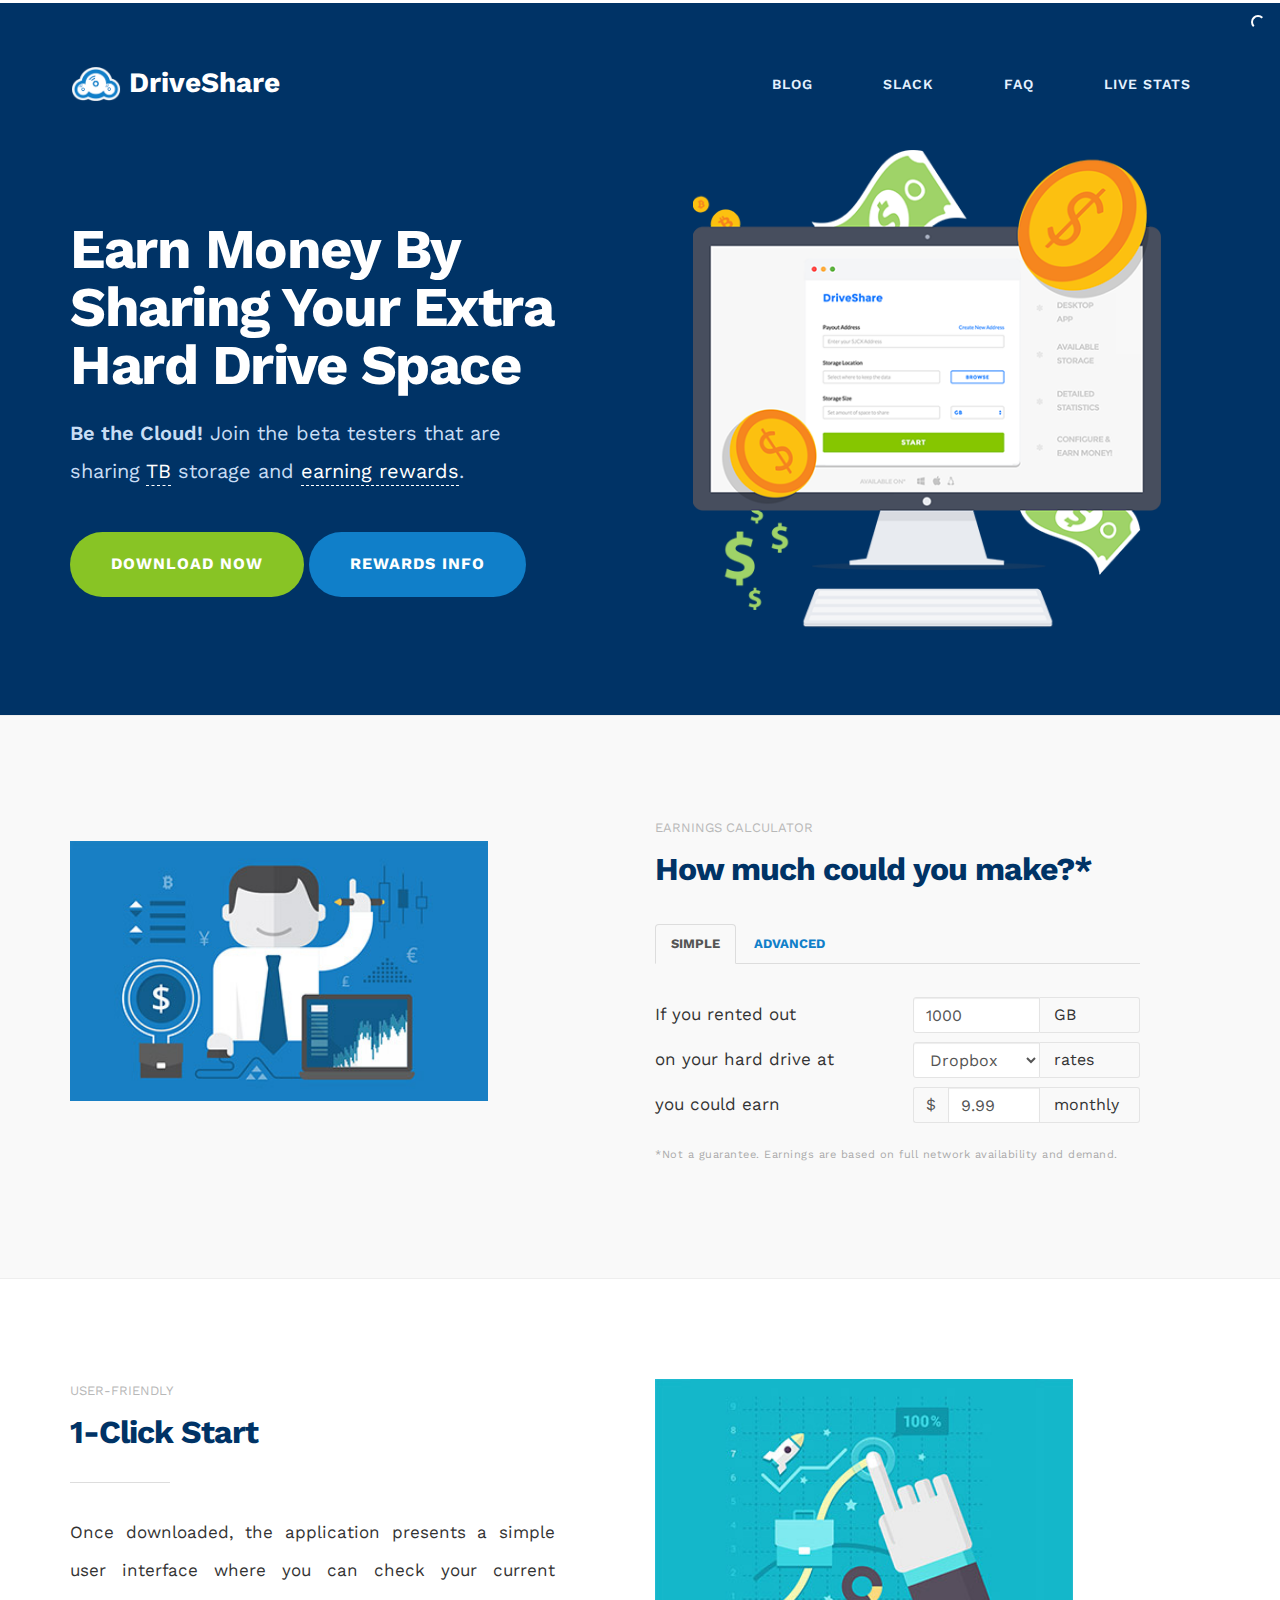
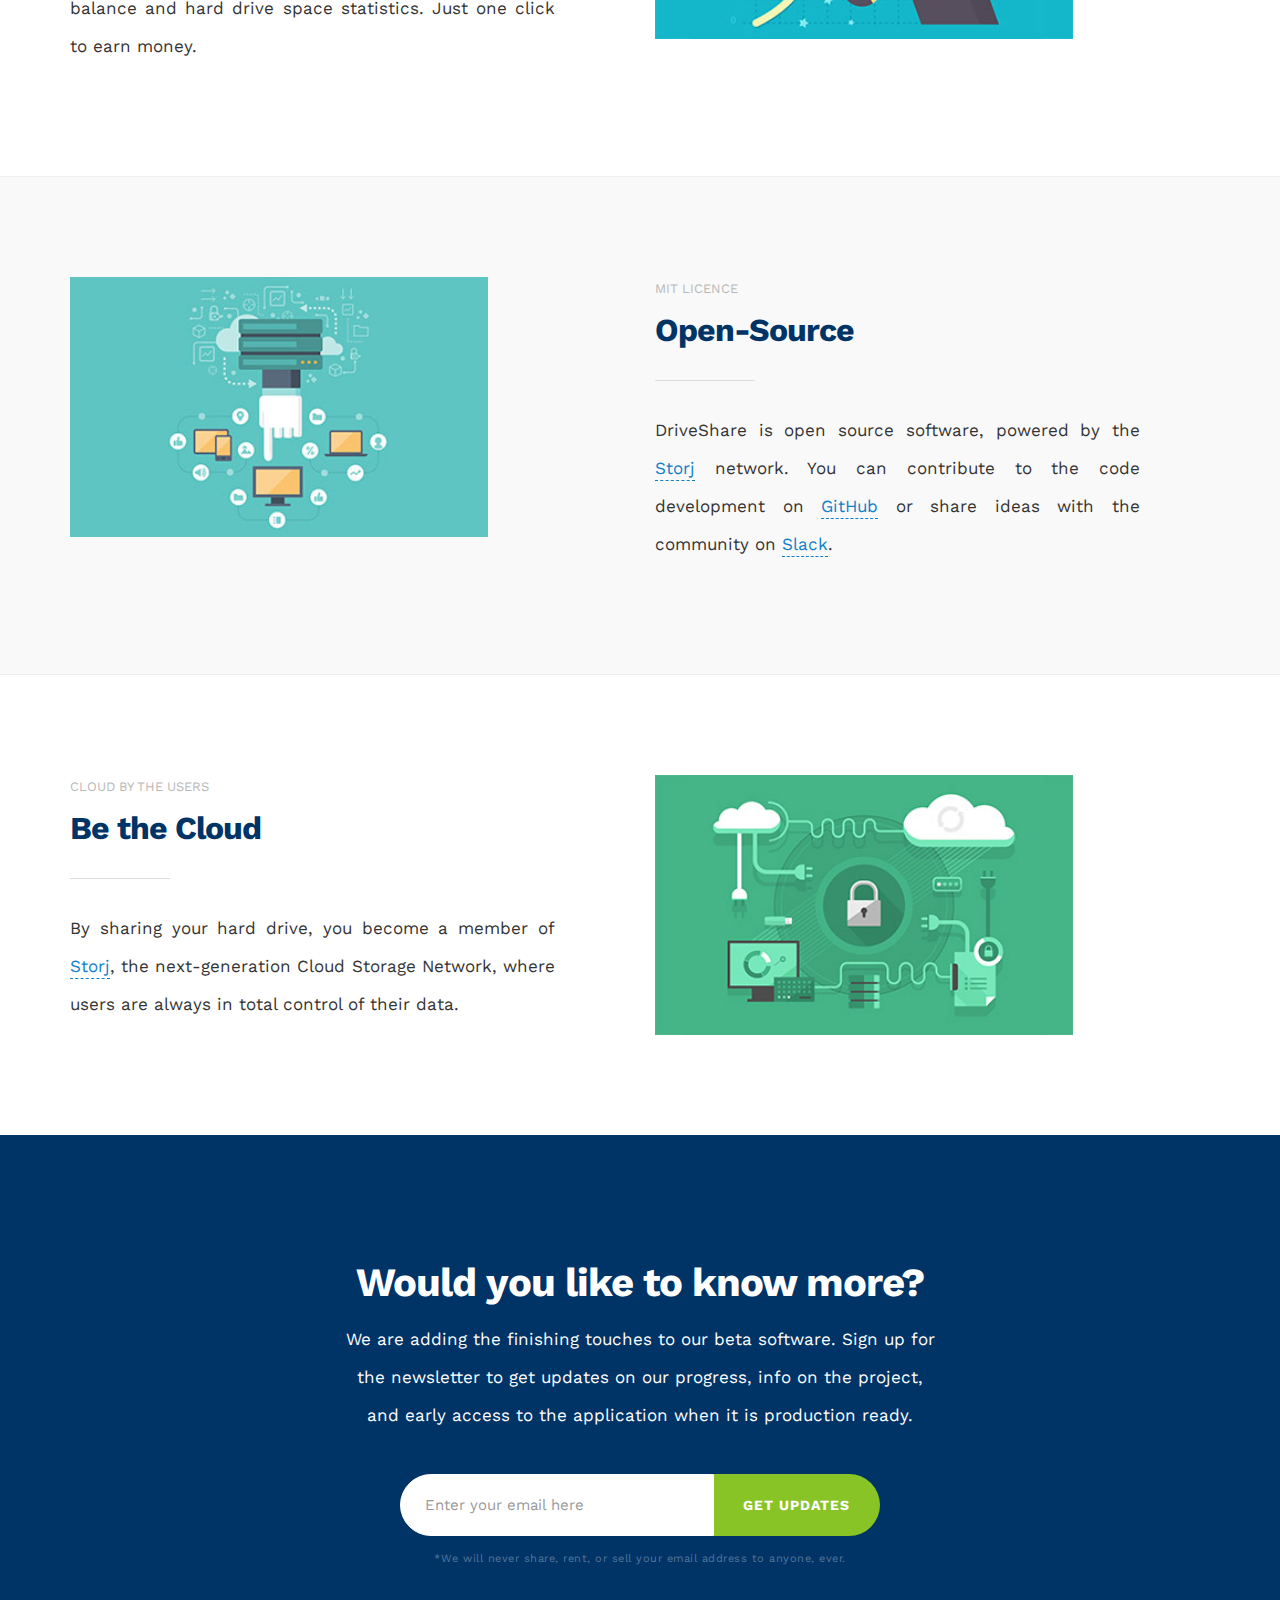
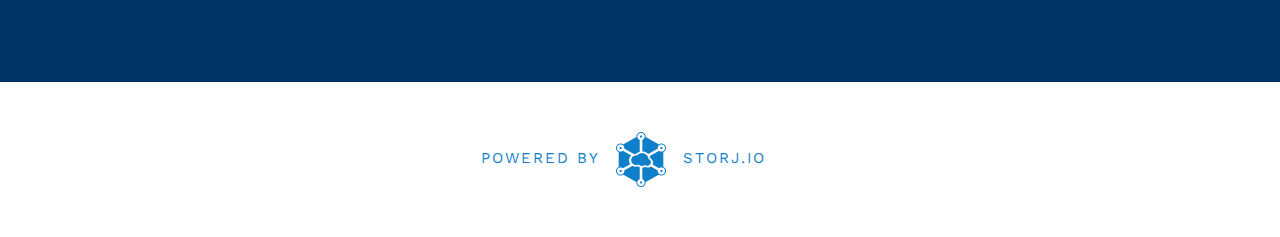
<file: index.html>
<!DOCTYPE html>
<html lang="en">
  <head>
    <meta charset="utf-8">
    <meta http-equiv="X-UA-Compatible" content="IE=edge">
    <meta name="viewport" content="width=device-width, initial-scale=1">
    <meta name="description" content="Earn money by sharing your extra hard drive space.">
    <meta name="keywords" content="driveshare, drive share, storj, storj.io, decentralized storage, decentralized, storage, data, network, blockchain">

    <title>DriveShare - Powered by Storj</title>

    <link href="css/bootstrap.min.css" rel="stylesheet">
    <link href="css/style.css" rel="stylesheet">

    <!-- Favicons -->
    <link rel="shortcut icon" href="img/favicon/favicon.ico">
    <link rel="apple-touch-icon" sizes="57x57" href="img/favicon/apple-touch-icon-57x57.png">
    <link rel="apple-touch-icon" sizes="114x114" href="img/favicon/apple-touch-icon-114x114.png">
    <link rel="apple-touch-icon" sizes="72x72" href="img/favicon/apple-touch-icon-72x72.png">
    <link rel="apple-touch-icon" sizes="144x144" href="img/favicon/apple-touch-icon-144x144.png">
    <link rel="apple-touch-icon" sizes="60x60" href="img/favicon/apple-touch-icon-60x60.png">
    <link rel="apple-touch-icon" sizes="120x120" href="img/favicon/apple-touch-icon-120x120.png">
    <link rel="apple-touch-icon" sizes="76x76" href="img/favicon/apple-touch-icon-76x76.png">
    <link rel="apple-touch-icon" sizes="152x152" href="img/favicon/apple-touch-icon-152x152.png">
    <link rel="icon" type="image/png" href="img/favicon/favicon-196x196.png" sizes="196x196">
    <link rel="icon" type="image/png" href="img/favicon/favicon-160x160.png" sizes="160x160">
    <link rel="icon" type="image/png" href="img/favicon/favicon-96x96.png" sizes="96x96">
    <link rel="icon" type="image/png" href="img/favicon/favicon-16x16.png" sizes="16x16">
    <link rel="icon" type="image/png" href="img/favicon/favicon-32x32.png" sizes="32x32">
    <meta name="msapplication-TileColor" content="#062e96">
    <meta name="msapplication-TileImage" content="img/favicon/mstile-144x144.png">
    <meta name="msapplication-config" content="img/favicon/browserconfig.xml">
    <meta name="google-site-verification" content="BaRxAUhf4O1_NkPX41XjIsYYaoOS_uojcbfXx732WPo" />
    <script src="js/pace.min.js" type="text/javascript"></script>

    <!--[if lt IE 9]>
      <script src="https://oss.maxcdn.com/libs/html5shiv/3.7.0/html5shiv.js"></script>
      <script src="https://oss.maxcdn.com/libs/respond.js/1.4.2/respond.min.js"></script>
    <![endif]-->
  </head>

  <body>

    <div class="cover-wrapper">
      <div class="cover-wrapper-inner">
        <div class="cover-container container">

          <nav class="navbar menu">
            <div class="container">
              <!-- Brand and toggle get grouped for better mobile display -->
              <div class="navbar-header">
                <button type="button" class="navbar-toggle collapsed" data-toggle="collapse" data-target="#navbar-menu" aria-expanded="false">
                  <span class="sr-only">Toggle navigation</span>
                  <span class="icon-bar"></span>
                  <span class="icon-bar"></span>
                  <span class="icon-bar"></span>
                </button>
                <a href="index.html" class="navbar-brand cover-logo">
                  <img src="img/logo.png" alt="DriveShare" class="logo cover-logo-icon">
                  DriveShare
                </a>

              </div>
              <!-- Collect the nav links, forms, and other content for toggling -->
              <div class="collapse navbar-collapse" id="navbar-menu">
                <ul class="nav navbar-nav navbar-right">
                  <li><a class="navbar-link" href="http://blog.storj.io">Blog</a></li>
                  <li><a class="navbar-link" href="http://slack.storj.io/">Slack</a></li>
                  <li><a class="navbar-link" href="http://storj.io/faq.html">FAQ</a></li>
                  <li><a class="navbar-link" href="status.html">Live Stats</a></li>
                </ul>
              </div>
            </div>
          </nav>

          <div class="row">
            <div class="col-md-6">
              <h1 class="cover-heading">
                Earn money by sharing your<br class="visible-xs visible-sm"> extra hard drive space
              </h1>
              <p class="cover-description"><b>Be the Cloud!</b> Join the <a href="status.html" class="link"><span class="farmers-count"></span></a> beta testers that are <br class="hidden-xs">sharing <a href="status.html" class="link"><span class="storage-count"></span> TB</a> storage and <a href="rewards.html" class="link">earning rewards</a>.</p>
              <div class="cover-buttons">
                <a href="download.html" class="btn btn-green btn-home">Download Now</a>
                <a href="rewards.html" class="btn btn-home">Rewards Info</a>
              </div>
            </div>
            <div class="col-md-6">
              <div class="preview img-responsive"></div>
            </div>
          </div>

        </div>
      </div>
    </div>

    <div class="features grey">
      <div class="container">
        <div class="row">
          <div class="col-md-6">
            <div class="features-icons features-icon-0"></div>
          </div>
          <div class="col-md-6 features-text calculator form-group">
            <span class="intro">Earnings Calculator</span>
            <h1 class="title-sm">How much could you make?*</h1>

            <!-- Calc tabs -->
            <ul class="nav nav-tabs" role="tablist">
              <li role="presentation" class="active"><a href="#calc-simple" aria-controls="calc-simple" role="tab" data-toggle="tab">Simple</a></li>
              <li role="presentation"><a href="#calc-advanced" aria-controls="calc-advanced" role="tab" data-toggle="tab">Advanced</a></li>
            </ul>

            <!-- Tab panes -->
            <div class="tab-content">
              <div role="tabpanel" class="tab-pane fade in active" id="calc-simple">
                <div class="row">
                  <div class="col-xs-12 col-sm-6 calculator-text hidden-xs">
                    <p class="subtitle">If you rented out</p>
                    <p class="subtitle">on your hard drive at</p>
                    <p class="subtitle">you could earn</p>
                  </div>
                  <div class="col-xs-12 col-sm-6">
                    <p class="subtitle visible-xs">If you rented out</p>
                    <div class="input-group">
                      <input class="form-control calculator-value calculator-space" type="number" min="0" value="1000">
                      <div class="input-group-addon">GB</div>
                    </div>
                    <p class="subtitle visible-xs">on your hard drive at</p>
                    <div class="input-group calculator-provider-group">
                      <select class="form-control calculator-value calculator-provider">
                        <option value="0.00999">Dropbox</option>
                        <option value="0.00999">Google Drive</option>
                        <option value="0.01999">OneDrive</option>
                        <option value="0.06">Box.net</option>
                        <option value="0.041667">Amazon Cloud Drive</option>
                        <option value="0.059838">ZipCloud</option>
                        <option value="0.07326">Mozy</option>
                        <option value="0.083325">SugarSync</option>
                        <option value="0.01">BitCasa</option>
                        <option value="0.025">Mega</option>
                      </select>
                      <div class="input-group-addon">rates</div>
                    </div>
                    <p class="subtitle visible-xs">you could earn</p>
                    <div class="input-group">
                      <div class="input-group-addon">$</div>
                      <input class="form-control calculator-value calculator-price" type="number" min="0" value="9.99" readonly>
                      <div class="input-group-addon">monthly</div>
                    </div>
                  </div>
                </div>
              </div>

              <div role="tabpanel" class="tab-pane fade" id="calc-advanced">
                <div class="row">
                  <div class="col-sm-6 col-md-5 calculator-text hidden-xs">
                    <p class="subtitle">Available space</p>
                    <p class="subtitle">Number of drives</p>
                    <p class="subtitle">Power usage</p>
                    <p class="subtitle">Electricity cost</p>
                    <!-- <h3 class="subtitle">Daily uptime</h3> -->
                    <h3 class="subtitle">You could earn</h3>
                  </div>
                  <div class="col-xs-12 col-sm-6 col-md-7">
                    <p class="subtitle visible-xs">Available space</p>
                    <div class="input-group">
                      <input class="form-control adv-calculator-value" id="txtSpaceForRent" type="number" min="0" value="8000">
                      <div class="input-group-addon">GB</div>
                    </div>
                    <p class="subtitle visible-xs">Number of drives</p>
                    <div class="input-group">
                      <input class="form-control adv-calculator-value" id="txtDrives" type="number" min="1" value="4">
                      <div class="input-group-addon">drives</div>
                    </div>
                    <p class="subtitle visible-xs">Power usage</p>
                    <div class="input-group">
                      <input class="form-control adv-calculator-value" id="txtPowerUsage" type="number" min="0" value="75">
                      <div class="input-group-addon">W</div>
                    </div>
                    <p class="subtitle visible-xs">Electricity cost</p>
                    <div class="input-group">
                      <input class="form-control adv-calculator-value" id="txtElectricityCost" type="number" min="0" value="0.12">
                      <div class="input-group-addon">$/kWh</div>
                    </div>
                    <!-- <p class="subtitle visible-xs">Daily uptime</p>
                    <div class="input-group">
                      <input class="form-control adv-calculator-value" id="txtUptime" type="number" min="0" max="24" value="4">
                      <div class="input-group-addon">hours</div>
                    </div> -->
                    <p class="subtitle visible-xs">You could earn</p>
                    <div class="input-group">
                      <div class="input-group-addon">$</div>
                      <input id="lblProfit" class="form-control adv-calculator-value adv-calculator-price" type="number" min="0" value="231.36" readonly>
                      <div class="input-group-addon">monthly</div>
                    </div>
                  </div>
                </div>
              </div>
            </div>
            <span class="promise">*Not a guarantee. Earnings are based on full network availability and demand.</span>
          </div>
        </div>
      </div>
    </div>

    <div class="features">
      <div class="container">
        <div class="row">
          <div class="col-md-6 col-md-push-6">
            <div class="features-icons features-icon-1 features-icon-right"></div>
          </div>
          <div class="col-md-6 col-md-pull-6 features-text features-text-left">
            <span class="intro">User-Friendly</span>
            <h1 class="title-sm">1-Click Start</h1>
            <div class="divider"></div>
            <p class="subtitle">Once downloaded, the application presents a simple user interface where you can check your current balance and hard drive space statistics. Just one click to earn money.</p>
          </div>
        </div>
      </div>
    </div>

    <div class="features grey">
      <div class="container">
        <div class="row">
          <div class="col-md-6">
            <div class="features-icons features-icon-2"></div>
          </div>
          <div class="col-md-6 features-text">
            <span class="intro">MIT Licence</span>
            <h1 class="title-sm">Open-Source</h1>
            <div class="divider"></div>
            <p class="subtitle">DriveShare is open source software, powered by the <a href="http://storj.io" class="link">Storj</a> network. You can contribute to the code development on <a href="http://github.com/Storj/" class="link">GitHub</a> or share ideas with the community on <a href="http://slack.storj.io/" class="link">Slack</a>.
            </p>
          </div>
        </div>
      </div>
    </div>

    <div class="features">
      <div class="container">
        <div class="row">
          <div class="col-md-6 col-md-push-6">
            <div class="features-icons features-icon-3 features-icon-right"></div>
          </div>
          <div class="col-md-6 col-md-pull-6 features-text features-text-left">
            <span class="intro">Cloud by the users</span>
            <h1 class="title-sm">Be the Cloud</h1>
            <div class="divider"></div>
            <p class="subtitle">By sharing your hard drive, you become a member of <a href="http://storj.io" class="link">Storj</a>, the next-generation Cloud Storage Network, where users are always in total control of their data.</p>
          </div>
        </div>
      </div>
    </div>

    <div class="c2a-section" id="sign-up">
      <div class="container">
        <form class="form-inline text-center validate" role="form" action="https://storj.us8.list-manage.com/subscribe/post?u=edba9fc4ce8b9095a31859cba&amp;id=0b1509efa2" method="post" id="mc-embedded-subscribe-form" name="mc-embedded-subscribe-form" target="_blank" novalidate>
          <div class="row">
            <div class="col-md-8 col-md-offset-2">
              <h1 class="title">Would you like to know more?</h1>
              <p class="subtitle">We are adding the finishing touches to our beta software. Sign up for the newsletter to get updates on our progress, info on the project, and early access to the application when it is production ready.</p>
            </div>
          </div>
          <div class="row">
            <div class="col-sm-12 col-md-10 col-md-push-1 col-lg-8 col-lg-push-2">
              <div class="input-group">
                <input type="email" name="EMAIL" id="mce-EMAIL" class="email form-control" placeholder="Enter your email here" spellcheck="false">
                <span class="input-group-btn">
                  <input type="submit" value="Get Updates" name="subscribe" id="signup-footer" class="btn btn-signup">
                </span>
              </div>
              <span class="promise">*We will never share, rent, or sell your email address to anyone, ever.</span>
              <input class="hide" type="checkbox" value="1" name="group[11401][2]" id="mce-group[11401]-11401-0" checked>
              <div style="position: absolute; left: -10000px;"><input type="text" name="b_edba9fc4ce8b9095a31859cba_0b1509efa2" value=""></div>
            </div>
          </div>
        </form>
      </div>
      <div class="footer">
        <div class="container">
          <div class="row">
            <a class="footer-link" href="http://storj.io">Powered by <img src="img/footer-logo@2x.png" alt="Storj" class="footer-logo"> Storj.io</a>
          </div>
        </div>
      </div>
    </div>

    <script src="https://ajax.googleapis.com/ajax/libs/jquery/1.11.0/jquery.min.js"></script>
    <script src="js/bootstrap.min.js"></script>

    <script>
      (function(i,s,o,g,r,a,m){i['GoogleAnalyticsObject']=r;i[r]=i[r]||function(){
      (i[r].q=i[r].q||[]).push(arguments)},i[r].l=1*new Date();a=s.createElement(o),
      m=s.getElementsByTagName(o)[0];a.async=1;a.src=g;m.parentNode.insertBefore(a,m)
      })(window,document,'script','//www.google-analytics.com/analytics.js','ga');

      ga('create', 'UA-49085346-5', 'auto');
      ga('send', 'pageview');
    </script>

    <script>

      $(function() {
        $('#signup-header').on('click', function() {
          ga('send', 'event', 'SignUp', 'Newsletter', 'Header', 1);
        });
        $('#signup-footer').on('click', function() {
          ga('send', 'event', 'SignUp', 'Newsletter', 'Footer', 1);
        });

        $('.calculator-value').bind("keyup change", function(e) {
          var total = 0;
          var space = parseFloat($('.calculator-space').val());
          var provider = parseFloat($('.calculator-provider').val());
          total += parseFloat((space * provider).toFixed(2)) || 0;
          $('.calculator-price').val(total);
        });

        // calculates momthly cost of running a PC 24/7 for
        // PC purchase price in dollars, PC power consumption in watts,
        // electricty rates in dollars/kilowatt hour, number of drives in PC.
        function calculateCost(pcCost, pcPowerConsumption, elecRate, drives, regularUptime)
        {
            var HARD_DRIVE_COST = 60,    // cost in dollars of a hard drive
                ANNUITIZATION_YEARS = 4, // years to annuitize the investment
                HARD_DRIVE_WATTAGE = 15;  // read/write power consumption for normal hdd

            var cost,           // total monthly cost of running the system
                perDriveCost,   // cost per additional hard drive
                additionalCost; // cost of changing from normal computer use to 100% uptime

            // monthly per-drive cost = drive's annuitized cost + electricity costs
            perDriveCost = (HARD_DRIVE_COST / (12 * ANNUITIZATION_YEARS)) +
                (HARD_DRIVE_WATTAGE * (30 * 24) * elecRate / 1000);

            // monthly PC cost = annuitized cost +
            // electricity costs + per drive cost for drives beyond the first
            cost = (pcCost / (12 * ANNUITIZATION_YEARS)) +
                (pcPowerConsumption * (30 * 24) * elecRate / 1000) +
                ((drives - 1) * perDriveCost);

             additionalCost = cost * ((24 - regularUptime) / 24); // regular uptime doesn't count for cost

            return additionalCost;
        }

        // same as above, but not annuitizing PC of HDD costs
        function calculateElecCost(pcPowerConsumption, elecRate, drives, regularUptime)
        {
            var HARD_DRIVE_WATTAGE = 15;  // read/write power consumption for normal hdd

            var cost,           // total monthly cost of running the system
                perDriveCost,   // cost per additional hard drive
                additionalCost; // cost of changing from normal computer use to 100% uptime

            // monthly per-drive cost = electricity costs
            perDriveCost = (HARD_DRIVE_WATTAGE * (30 * 24) * elecRate / 1000);

            // monthly PC cost = electricity costs + per drive cost for drives beyond the first
            cost = (pcPowerConsumption * (30 * 24) * elecRate / 1000) + ((drives - 1) * perDriveCost);

            additionalCost = cost * ((24 - regularUptime) / 24); // regular uptime doesn't count for cost

            return additionalCost;
        }

        // calculates revenue from storage space in GB and a rate in dollars per GB
        function calculateRevenue(storageSpace, rate)
        {
            return storageSpace * rate;
        }

        // caclulates your profit in dollars from your cost and revenue
        function calculateProfit(cost, revenue)
        {
            return revenue - cost;
        }

        // calculates rate to break even. Expressed in dollars/gb/month
        function calculateBreakEvenRate(cost, space)
        {
            return cost / space;
        }

        // a terrible rounding function
        function badRound(number, places)
        {
            var expansion = Math.pow(10,places);
            return Math.round(number * expansion) / expansion;
        }

        $('.adv-calculator-value').bind("keyup change", function(e) {
            var spaceForRent = $("#txtSpaceForRent").val();
            var powerUsage = $("#txtPowerUsage").val();
            var electricityCost = $("#txtElectricityCost").val();
            var drivesNumber = $("#txtDrives").val();
            // var uptime = $("#txtUptime").val();
            var uptime = 4;

            var elecCost = badRound(calculateElecCost(powerUsage, electricityCost, drivesNumber, uptime), 2);
            var revenue = badRound(calculateRevenue(spaceForRent, .03), 2);
            var profit = badRound(calculateProfit(elecCost, revenue), 2);

            $("#lblProfit").val(profit);
        });

        $.getJSON("https://status.driveshare.org/api/total", function(json){
          var farmersCount = json.total_farmers;
          var storageCount = Math.round(json.total_TB);
          $('.farmers-count').html(farmersCount);
          $('.storage-count').html(storageCount);
        });

      });
    </script>

  </body>
</html>
</file>
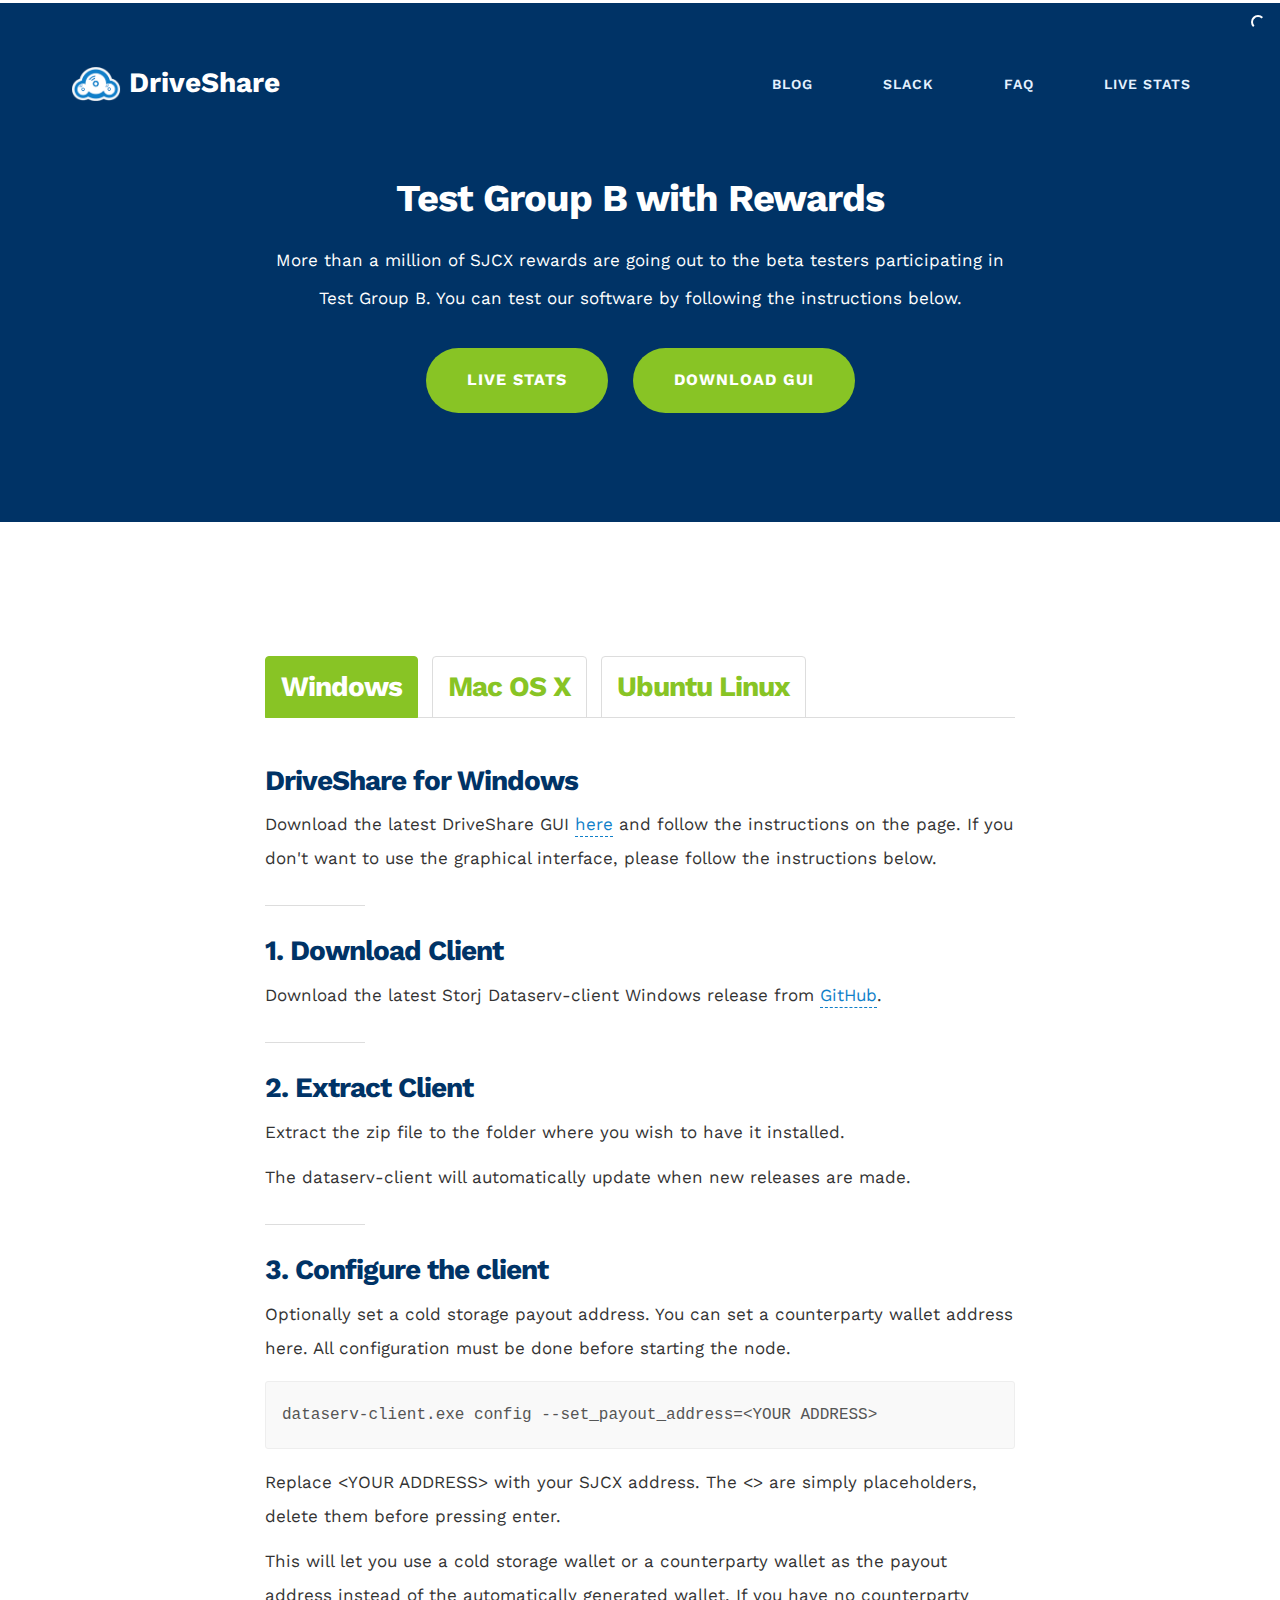
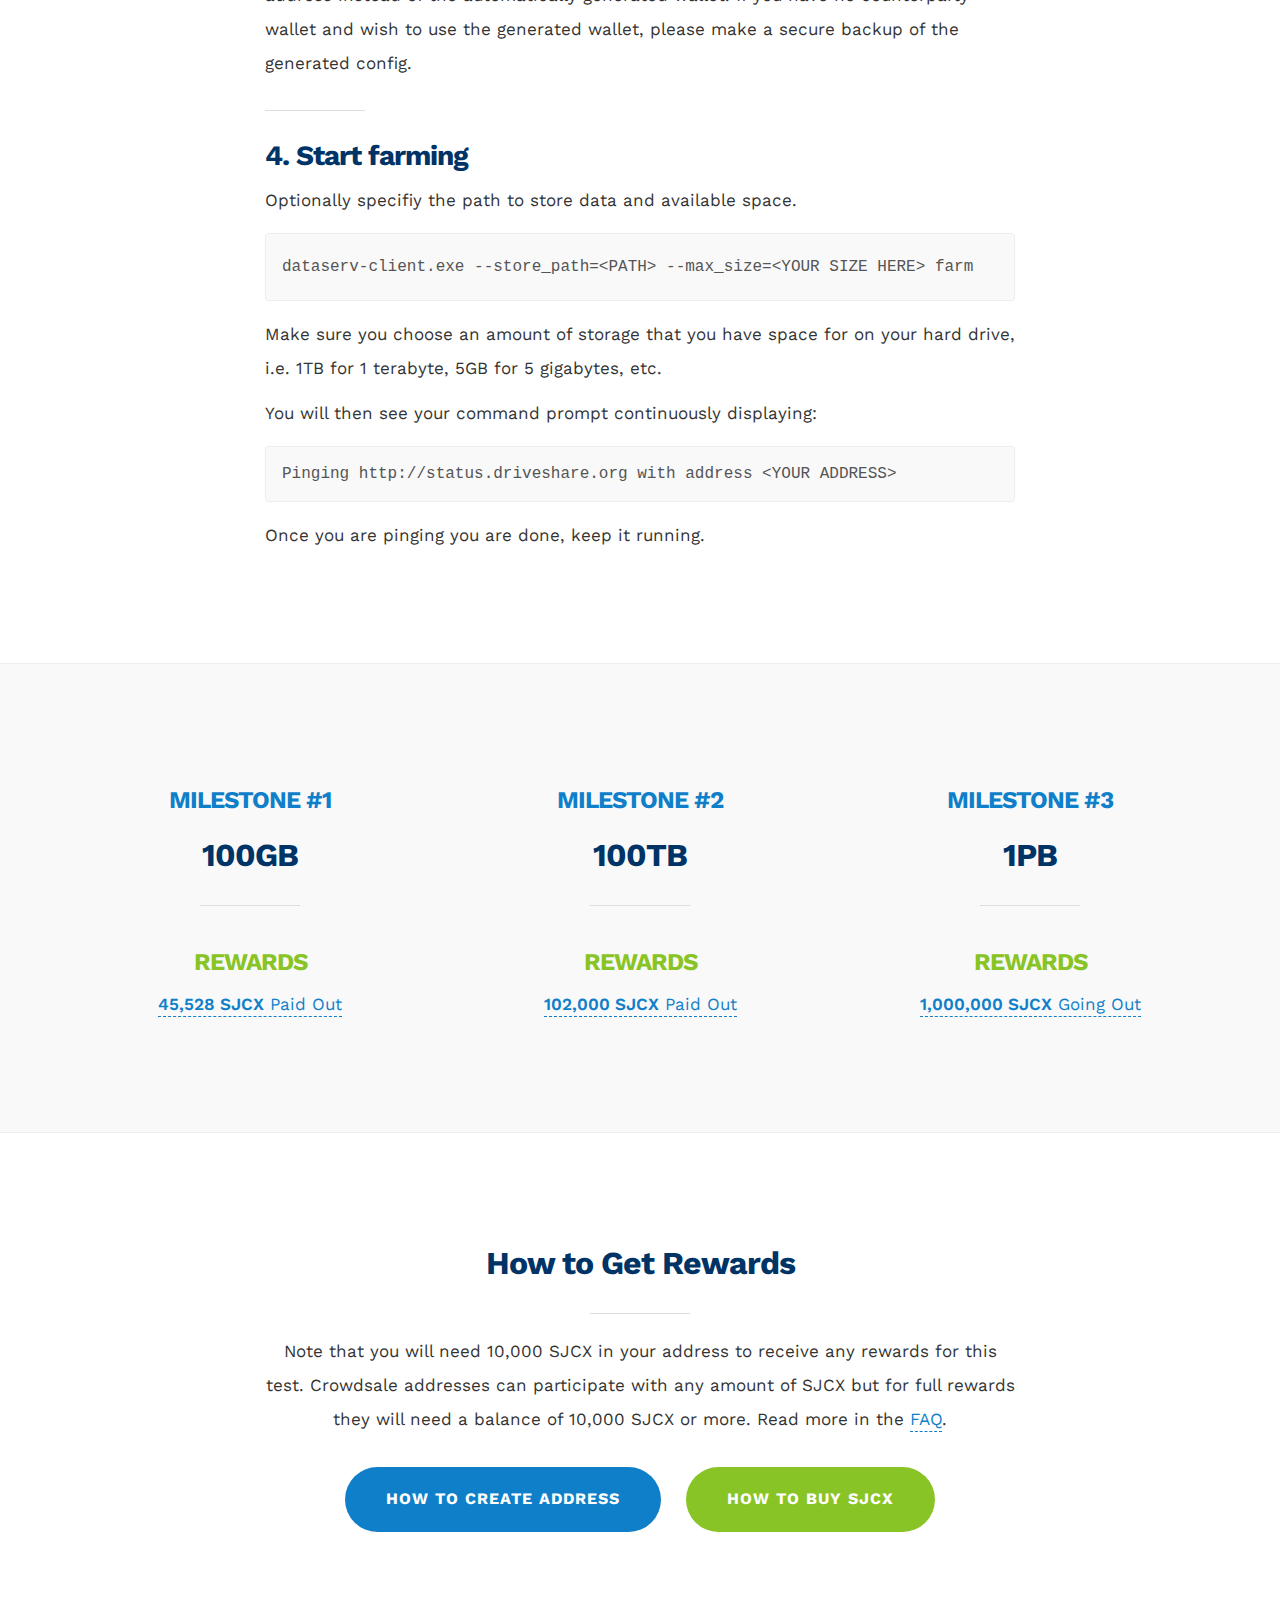
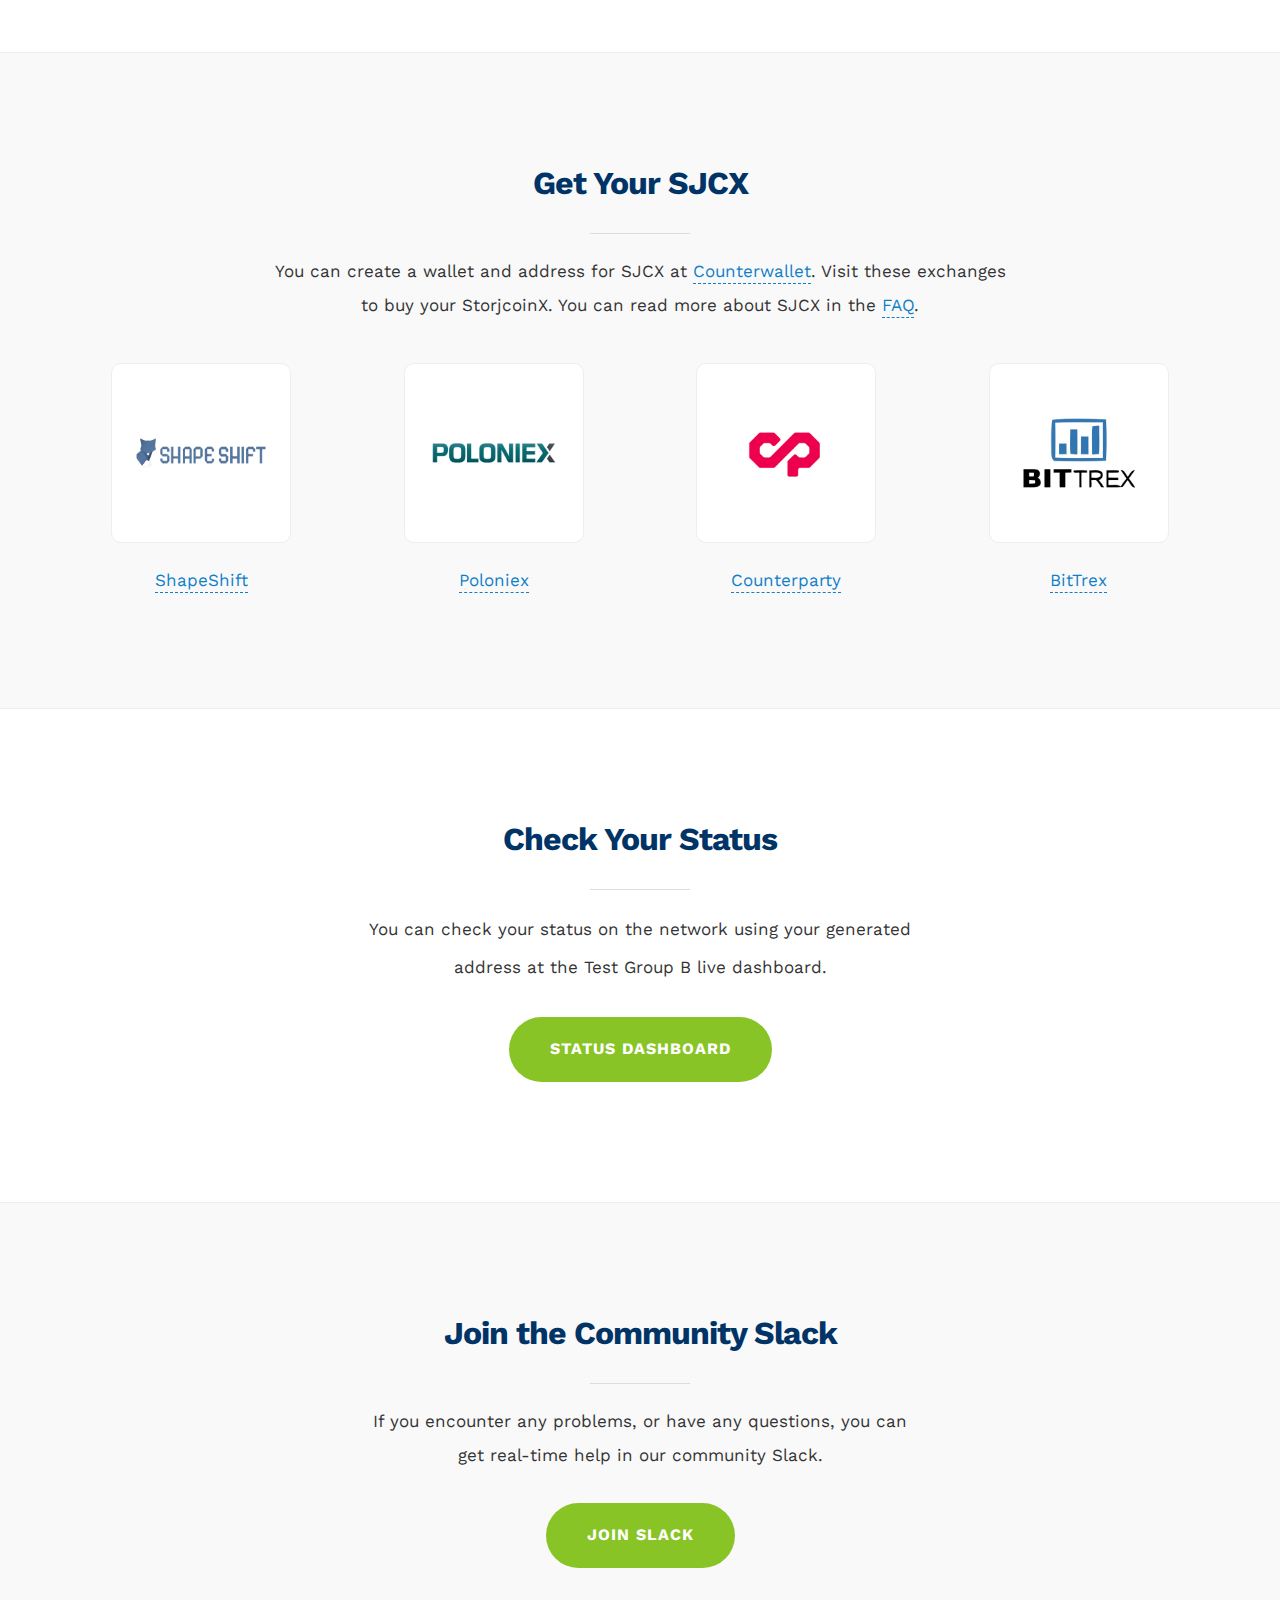
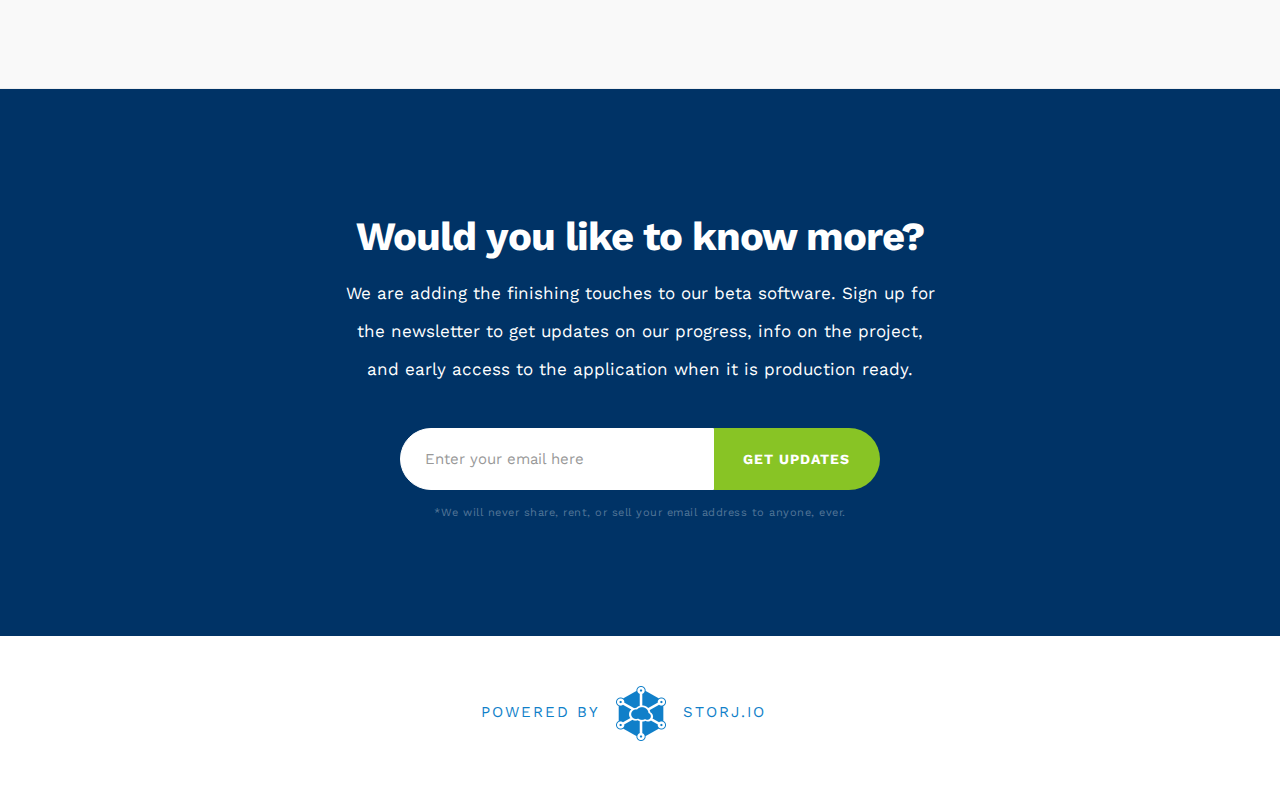
<file: dataserv.html>
<!DOCTYPE html>
<html lang="en">
  <head>
    <meta charset="utf-8">
    <meta http-equiv="X-UA-Compatible" content="IE=edge">
    <meta name="viewport" content="width=device-width, initial-scale=1">
    <meta name="description" content="Earn money by sharing your extra hard drive space.">
    <meta name="keywords" content="driveshare, drive share, storj, storj.io, decentralized storage, decentralized, storage, data, network, blockchain">

    <title>DriveShare - Powered by Storj</title>

    <link href="css/bootstrap.min.css" rel="stylesheet">
    <link href="css/style.css" rel="stylesheet">

    <!-- Favicons -->
    <link rel="shortcut icon" href="img/favicon/favicon.ico">
    <link rel="apple-touch-icon" sizes="57x57" href="img/favicon/apple-touch-icon-57x57.png">
    <link rel="apple-touch-icon" sizes="114x114" href="img/favicon/apple-touch-icon-114x114.png">
    <link rel="apple-touch-icon" sizes="72x72" href="img/favicon/apple-touch-icon-72x72.png">
    <link rel="apple-touch-icon" sizes="144x144" href="img/favicon/apple-touch-icon-144x144.png">
    <link rel="apple-touch-icon" sizes="60x60" href="img/favicon/apple-touch-icon-60x60.png">
    <link rel="apple-touch-icon" sizes="120x120" href="img/favicon/apple-touch-icon-120x120.png">
    <link rel="apple-touch-icon" sizes="76x76" href="img/favicon/apple-touch-icon-76x76.png">
    <link rel="apple-touch-icon" sizes="152x152" href="img/favicon/apple-touch-icon-152x152.png">
    <link rel="icon" type="image/png" href="img/favicon/favicon-196x196.png" sizes="196x196">
    <link rel="icon" type="image/png" href="img/favicon/favicon-160x160.png" sizes="160x160">
    <link rel="icon" type="image/png" href="img/favicon/favicon-96x96.png" sizes="96x96">
    <link rel="icon" type="image/png" href="img/favicon/favicon-16x16.png" sizes="16x16">
    <link rel="icon" type="image/png" href="img/favicon/favicon-32x32.png" sizes="32x32">
    <meta name="msapplication-TileColor" content="#062e96">
    <meta name="msapplication-TileImage" content="img/favicon/mstile-144x144.png">
    <meta name="msapplication-config" content="img/favicon/browserconfig.xml">
    <meta name="google-site-verification" content="BaRxAUhf4O1_NkPX41XjIsYYaoOS_uojcbfXx732WPo" />
    <script src="js/pace.min.js" type="text/javascript"></script>

    <!--[if lt IE 9]>
      <script src="https://oss.maxcdn.com/libs/html5shiv/3.7.0/html5shiv.js"></script>
      <script src="https://oss.maxcdn.com/libs/respond.js/1.4.2/respond.min.js"></script>
    <![endif]-->
  </head>

  <body>

    <div class="cover-wrapper">
      <div class="cover-wrapper-inner">
        <div class="cover-container container">

          <nav class="navbar menu">
            <div class="container">
              <!-- Brand and toggle get grouped for better mobile display -->
              <div class="navbar-header">
                <button type="button" class="navbar-toggle collapsed" data-toggle="collapse" data-target="#navbar-menu" aria-expanded="false">
                  <span class="sr-only">Toggle navigation</span>
                  <span class="icon-bar"></span>
                  <span class="icon-bar"></span>
                  <span class="icon-bar"></span>
                </button>
                <a href="index.html" class="navbar-brand cover-logo">
                  <img src="img/logo.png" alt="DriveShare" class="logo cover-logo-icon">
                  DriveShare
                </a>

              </div>
              <!-- Collect the nav links, forms, and other content for toggling -->
              <div class="collapse navbar-collapse" id="navbar-menu">
                <ul class="nav navbar-nav navbar-right">
                  <li><a class="navbar-link" href="http://blog.storj.io">Blog</a></li>
                  <li><a class="navbar-link" href="http://slack.storj.io/">Slack</a></li>
                  <li><a class="navbar-link" href="http://storj.io/faq.html">FAQ</a></li>
                  <li><a class="navbar-link" href="status.html">Live Stats</a></li>
                </ul>
              </div>
            </div>
          </nav>

          <div class="row cover-intro">
            <div class="col-lg-8 col-lg-push-2 text-center">
              <h1 class="title-sm">Test Group B with Rewards</h1>
              <p class="subtitle">
              More than a million of SJCX rewards are going out to the beta testers participating in Test Group B. You can test our software by following the instructions below.
              </p>
              <a href="status.html" class="btn btn-green">Live Stats</a>
              <a href="download.html" class="btn btn-green">Download GUI</a>
            </div>
          </div>

        </div>
      </div>
    </div>

    <div class="features">
      <div class="container">
        <div class="row">
          <div class="col-md-8 col-md-push-2">

            <!-- OS tabs -->
            <ul class="nav nav-tabs os-tabs" role="tablist">
              <li role="presentation" class="active"><a href="#windows" aria-controls="windows" role="tab" data-toggle="tab" class="title-sm">Windows</a></li>
              <li role="presentation"><a href="#osx" aria-controls="osx" role="tab" data-toggle="tab" class="title-sm">Mac OS X</a></li>
              <li role="presentation"><a href="#linux" aria-controls="linux" role="tab" data-toggle="tab" class="title-sm">Ubuntu Linux</a></li>
            </ul>

            <!-- Tab panes -->
            <div class="tab-content">
              <div role="tabpanel" class="tab-pane fade in active" id="windows">
                <h3>DriveShare for Windows</h3>
                <p>Download the latest DriveShare GUI <a class="link" href="https://github.com/Storj/dataserv-client/releases/">here</a> and follow the instructions on the page. If you don't want to use the graphical interface, please follow the instructions below.</p>
                <div class="divider"></div>
                <h3>1. Download Client</h3>
                <p>Download the latest Storj Dataserv-client Windows release from <a class="link" href="https://github.com/Storj/dataserv-client/releases/">GitHub</a>.</p>
                <div class="divider"></div>
                <h3>2. Extract Client</h3>
                <p>Extract the zip file to the folder where you wish to have it installed.</p>
                <p>The dataserv-client will automatically update when new releases are made.</p>
                <div class="divider"></div>
                <h3>3. Configure the client</h3>
                <p>Optionally set a cold storage payout address. You can set a counterparty wallet address here. All configuration must be done before starting the node.
                <code>dataserv-client.exe config --set_payout_address=&lt;YOUR ADDRESS&gt;</code>
                Replace &lt;YOUR ADDRESS&gt; with your SJCX address. The &lt;&gt; are simply placeholders, delete them before pressing enter.</p>
                <p>This will let you use a cold storage wallet or a counterparty wallet as the payout address instead of the automatically generated wallet.
                If you have no counterparty wallet and wish to use the generated wallet, please make a secure backup of the generated config.</p>
                <div class="divider"></div>
                <h3>4. Start farming</h3>
                <p>Optionally specifiy the path to store data and available space.
                <code>dataserv-client.exe --store_path=&lt;PATH&gt; --max_size=&lt;YOUR SIZE HERE&gt; farm</code>
                </p>
                <p>
                Make sure you choose an amount of storage that you have space for on your hard drive, i.e. 1TB for 1 terabyte, 5GB for 5 gigabytes, etc.</p>
                <p>You will then see your command prompt continuously displaying:</p>
                <code>Pinging http://status.driveshare.org with address &lt;YOUR ADDRESS&gt;</code>
                <p>Once you are pinging you are done, keep it running.</p>
              </div>

              <div role="tabpanel" class="tab-pane fade" id="osx">
                <h3>DriveShare for Mac OS X</h3>
                <p>Download the latest DriveShare GUI <a class="link" href="https://github.com/Storj/dataserv-client/releases/">here</a> and follow the instructions on the page. If you don't want to use the graphical interface, please follow the instructions below.</p>
                <div class="divider"></div>
                <h3>1. Install Client</h3>
                <code>
                  $ brew install python graphviz<br>
                  $ rehash<br>
                  $ sudo pip install pygraphviz --install-option="--include-path=/usr/include/graphviz" --install-option="--library-path=/usr/lib/graphviz/"<br>
                  $ pip install dataserv-client<br>
                  $ dataserv-client version
                </code>
                <div class="divider"></div>
                <h3>2. Configure the client</h3>
                <p>Optionally set a cold storage payout address. You can set a counterparty wallet address here. All configuration must be done before starting the node.
                <code>dataserv-client config --set_payout_address=&lt;YOUR ADDRESS&gt;</code>
                Replace &lt;YOUR ADDRESS&gt; with your SJCX address. The &lt;&gt; are simply placeholders, delete them before pressing enter.</p>
                <p>This will let you use a cold storage wallet or a counterparty wallet as the payout address instead of the automatically generated wallet.
                If you have no counterparty wallet and wish to use the generated wallet, please make a secure backup of the generated config.</p>
                <div class="divider"></div>
                <h3>3. Start farming</h3>
                <p>Optionally specifiy the path to store data and available space.
                <code>dataserv-client --store_path=&lt;PATH&gt; --max_size=&lt;YOUR SIZE HERE&gt; farm</code>
                </p>
                <p>Make sure you choose an amount of storage that you have space for on your hard drive, i.e. 1TB for 1 terabyte, 5GB for 5 gigabytes, etc.</p>
                <p>You will then see your command prompt continuously displaying: </p>
                <code>Pinging http://status.driveshare.org with address &lt;YOUR ADDRESS&gt;</code>
                <p>Once you are pinging you are done, keep it running.</p>
                <div class="divider"></div>
                <h3>Updating Client</h3>
                <code>
                  $ pip install dataserv-client --upgrade<br>
                  $ dataserv-client version
                </code>
              </div>

              <div role="tabpanel" class="tab-pane fade" id="linux">
                <h3>DriveShare for Linux</h3>
                <p>Download the latest DriveShare GUI <a class="link" href="https://github.com/Storj/dataserv-client/releases/">here</a> and follow the instructions on the page. If you don't want to use the graphical interface, please follow the instructions below.</p>
                <div class="divider"></div>
                <h3>1. Install Client</h3>
                <code>
                  $ sudo apt-get install python python-pip graphviz<br>
                  $ sudo apt-get install python-dev libgraphviz-dev pkg-config gcc<br>
                  $ sudo pip install pygraphviz --install-option="--include-path=/usr/include/graphviz" --install-option="--library-path=/usr/lib/graphviz/"<br>
                  $ sudo pip install dataserv-client<br>
                  $ dataserv-client version
                </code>
                <div class="divider"></div>
                <h3>2. Configure the client</h3>
                <p>Optionally set a cold storage payout address. You can set a counterparty wallet address here. All configuration must be done before starting the node.
                <code>dataserv-client config --set_payout_address=&lt;YOUR ADDRESS&gt;</code>
                Replace &lt;YOUR ADDRESS&gt; with your SJCX address. The &lt;&gt; are simply placeholders, delete them before pressing enter.</p>
                <p>This will let you use a cold storage wallet or a counterparty wallet as the payout address instead of the automatically generated wallet.
                If you have no counterparty wallet and wish to use the generated wallet, please make a secure backup of the generated config.</p>
                <div class="divider"></div>
                <h3>3. Start farming</h3>
                <p>Optionally specifiy the path to store data and available space.
                <code>dataserv-client --store_path=&lt;PATH&gt; --max_size=&lt;YOUR SIZE HERE&gt; farm</code>
                </p>
                <p>Make sure you choose an amount of storage that you have space for on your hard drive, i.e. 1TB for 1 terabyte, 5GB for 5 gigabytes, etc.</p>
                <p>You will then see your command prompt continuously displaying: </p>
                <code>Pinging http://status.driveshare.org with address &lt;YOUR ADDRESS&gt;</code>
                <p>Once you are pinging you are done, keep it running.</p>
                <div class="divider"></div>
                <h3>Updating Client</h3>
                <code>
                  $ sudo pip install dataserv-client --upgrade<br>
                  $ dataserv-client version
                </code>
              </div>
            </div>

          </div>
        </div>
      </div>
    </div>

    <div class="features grey">
      <div class="container">
        <div class="row text-center">
          <div class="col-md-4">
            <h3 class="subheading">Milestone #1</h3>
            <h1 class="title-sm">100GB</h1>
            <div class="divider"></div>
            <h3 class="subheading green">Rewards</h3>
            <p><a href="https://docs.google.com/spreadsheets/d/1dZYzMrW0i4qtonDIjk3pfwkKv6rHCOuUc7rUurIRPqU/edit#gid=0" class="link" target="_blank"><strong>45,528 SJCX</strong> Paid Out</a></p>
          </div>
          <div class="col-md-4">
          <div class="well">
            <h3 class="subheading">Milestone #2</h3>
            <h1 class="title-sm">100TB</h1>
            <div class="divider"></div>
            <h3 class="subheading green">Rewards</h3>
            <p><a href="https://docs.google.com/spreadsheets/d/1dZYzMrW0i4qtonDIjk3pfwkKv6rHCOuUc7rUurIRPqU/edit#gid=0" class="link" target="_blank"><strong>102,000 SJCX</strong> Paid Out</a></p>
            </div>
          </div>
          <div class="col-md-4">
            <h3 class="subheading">Milestone #3</h3>
            <h1 class="title-sm">1PB</h1>
            <div class="divider"></div>
            <h3 class="subheading green">Rewards</h3>
            <p><a href="https://docs.google.com/spreadsheets/d/1dZYzMrW0i4qtonDIjk3pfwkKv6rHCOuUc7rUurIRPqU/edit#gid=0" class="link" target="_blank"><strong>1,000,000 SJCX</strong> Going Out</a></p>
          </div>
        </div>
      </div>
    </div>

    <div class="features">
      <div class="container">
        <div class="row">
          <div class="col-md-8 col-md-push-2 text-center">
            <h1 class="title-sm">How to Get Rewards</h1>
            <div class="divider"></div>
            <p>Note that you will need 10,000 SJCX in your address to receive any rewards for this test. Crowdsale addresses can participate with any amount of SJCX but for full rewards they will need a balance of 10,000 SJCX or more. Read more in the <a href="http://storj.io/faq.html#faq-t-3" class="link">FAQ</a>.</p>
            <a href="https://www.youtube.com/watch?v=Zujl0vi313Y" class="btn btn-blue">How to create address</a>
            <a href="https://vimeo.com/125921954" class="btn btn-green">How to buy SJCX</a>
          </div>
        </div>
      </div>
    </div>

    <div class="features grey" id="exchanges">
      <div class="container">
        <div class="row">
          <div class="col-md-8 col-md-push-2 text-center">
            <h1 class="title-sm">Get Your SJCX</h1>
            <div class="divider"></div>
            <p>You can create a wallet and address for SJCX at <a href="https://counterwallet.io/" target="_blank" class="link">Counterwallet</a>. Visit these exchanges to buy your StorjcoinX. You can read more about SJCX in the <a href="http://storj.io/faq.html#faq-t-3" class="link">FAQ</a>.</p>
          </div>
        </div>
        <div class="row text-center">
          <div class="col-xs-12 col-sm-3 col-sm-push-3">
            <a href="https://poloniex.com/exchange/btc_sjcx"><img src="img/exchanges/poloniex.jpg" class="exchange-logo grayscale" alt=""></a>
            <p class="text-center"><a href="https://poloniex.com/exchange/btc_sjcx" class="link">Poloniex</a></p>
          </div>
          <div class="col-xs-12 col-sm-3 col-sm-pull-3">
            <a href="https://shapeshift.io/"><img src="img/exchanges/shapeshift.jpg" class="exchange-logo grayscale" alt=""></a>
            <p class="text-center"><a href="https://shapeshift.io/" class="link">ShapeShift</a></p>
          </div>
          <div class="col-xs-12 col-sm-3">
            <a href="https://counterwallet.io/"><img src="img/exchanges/counterparty.jpg" class="exchange-logo grayscale" alt=""></a>
            <p class="text-center"><a href="https://counterwallet.io/" class="link">Counterparty</a></p>
          </div>
          <div class="col-xs-12 col-sm-3">
            <a href="https://bittrex.com/Market/?MarketName=BTC-SJCX"><img src="img/exchanges/bittrex.jpg" class="exchange-logo grayscale" alt=""></a>
            <p class="text-center"><a href="https://bittrex.com/Market/?MarketName=BTC-SJCX" class="link">BitTrex</a></p>
          </div>
        </div>
      </div>
    </div>

    <div class="features">
      <div class="container">
        <div class="row">
          <div class="col-md-6 col-md-push-3 text-center">
            <h1 class="title-sm">Check Your Status</h1>
            <div class="divider"></div>
            <p class="subtitle">You can check your status on the network using your generated address at the Test Group B live dashboard.</p>
            <a href="status.html" class="btn btn-green">Status Dashboard</a>
          </div>
        </div>
      </div>
    </div>

    <div class="features grey">
      <div class="container">
        <div class="row">
          <div class="col-md-6 col-md-push-3 text-center">
            <h1 class="title-sm">Join the Community Slack</h1>
            <div class="divider"></div>
            <p>If you encounter any problems, or have any questions, you can get real-time help in our community Slack.</p>
            <a href="http://slack.storj.io" class="btn btn-green">Join Slack</a>
          </div>
        </div>
      </div>
    </div>

    <div class="c2a-section" id="sign-up">
      <div class="container">
        <form class="form-inline text-center validate" role="form" action="https://storj.us8.list-manage.com/subscribe/post?u=edba9fc4ce8b9095a31859cba&amp;id=0b1509efa2" method="post" id="mc-embedded-subscribe-form" name="mc-embedded-subscribe-form" target="_blank" novalidate>
          <div class="row">
            <div class="col-md-8 col-md-offset-2">
              <h1 class="title">Would you like to know more?</h1>
              <p class="subtitle">We are adding the finishing touches to our beta software. Sign up for the newsletter to get updates on our progress, info on the project, and early access to the application when it is production ready.</p>
            </div>
          </div>
          <div class="row">
            <div class="col-sm-12 col-md-10 col-md-push-1 col-lg-8 col-lg-push-2">
              <div class="input-group">
                <input type="email" name="EMAIL" id="mce-EMAIL" class="email form-control" placeholder="Enter your email here" spellcheck="false">
                <span class="input-group-btn">
                  <input type="submit" value="Get Updates" name="subscribe" id="signup-footer" class="btn btn-signup">
                </span>
              </div>
              <span class="promise">*We will never share, rent, or sell your email address to anyone, ever.</span>
              <input class="hide" type="checkbox" value="1" name="group[11401][2]" id="mce-group[11401]-11401-0" checked>
              <div style="position: absolute; left: -10000px;"><input type="text" name="b_edba9fc4ce8b9095a31859cba_0b1509efa2" value=""></div>
            </div>
          </div>
        </form>
      </div>
      <div class="footer">
        <div class="container">
          <div class="row">
            <a class="footer-link" href="http://storj.io">Powered by <img src="img/footer-logo@2x.png" alt="Storj" class="footer-logo"> Storj.io</a>
          </div>
        </div>
      </div>
    </div>

    <script src="https://ajax.googleapis.com/ajax/libs/jquery/1.11.0/jquery.min.js"></script>
    <script src="js/bootstrap.min.js"></script>

    <script>
      (function(i,s,o,g,r,a,m){i['GoogleAnalyticsObject']=r;i[r]=i[r]||function(){
      (i[r].q=i[r].q||[]).push(arguments)},i[r].l=1*new Date();a=s.createElement(o),
      m=s.getElementsByTagName(o)[0];a.async=1;a.src=g;m.parentNode.insertBefore(a,m)
      })(window,document,'script','//www.google-analytics.com/analytics.js','ga');

      ga('create', 'UA-49085346-5', 'auto');
      ga('send', 'pageview');
    </script>

    <script>
      $(function() {
        $('#signup-footer').on('click', function() {
          ga('send', 'event', 'SignUp', 'Newsletter', 'Footer', 1);
        });
      });
    </script>

  </body>
</html>
</file>
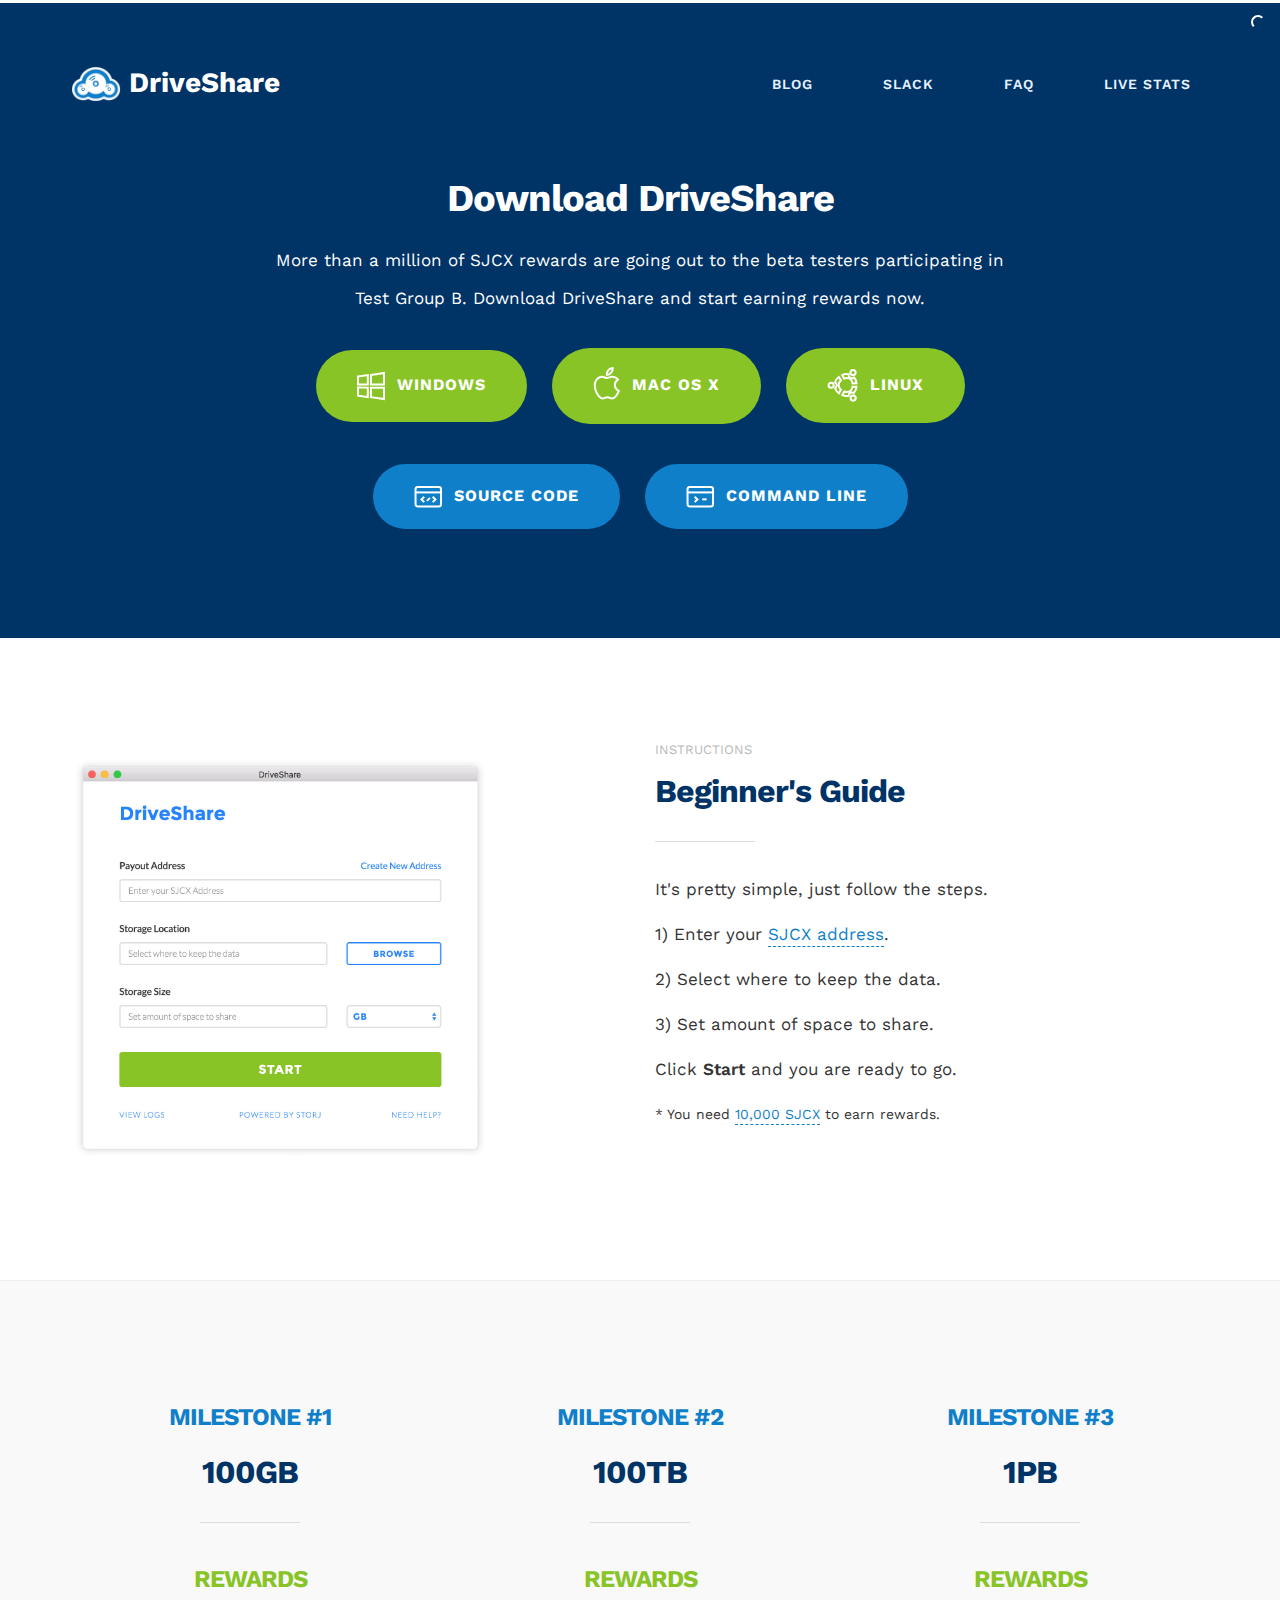
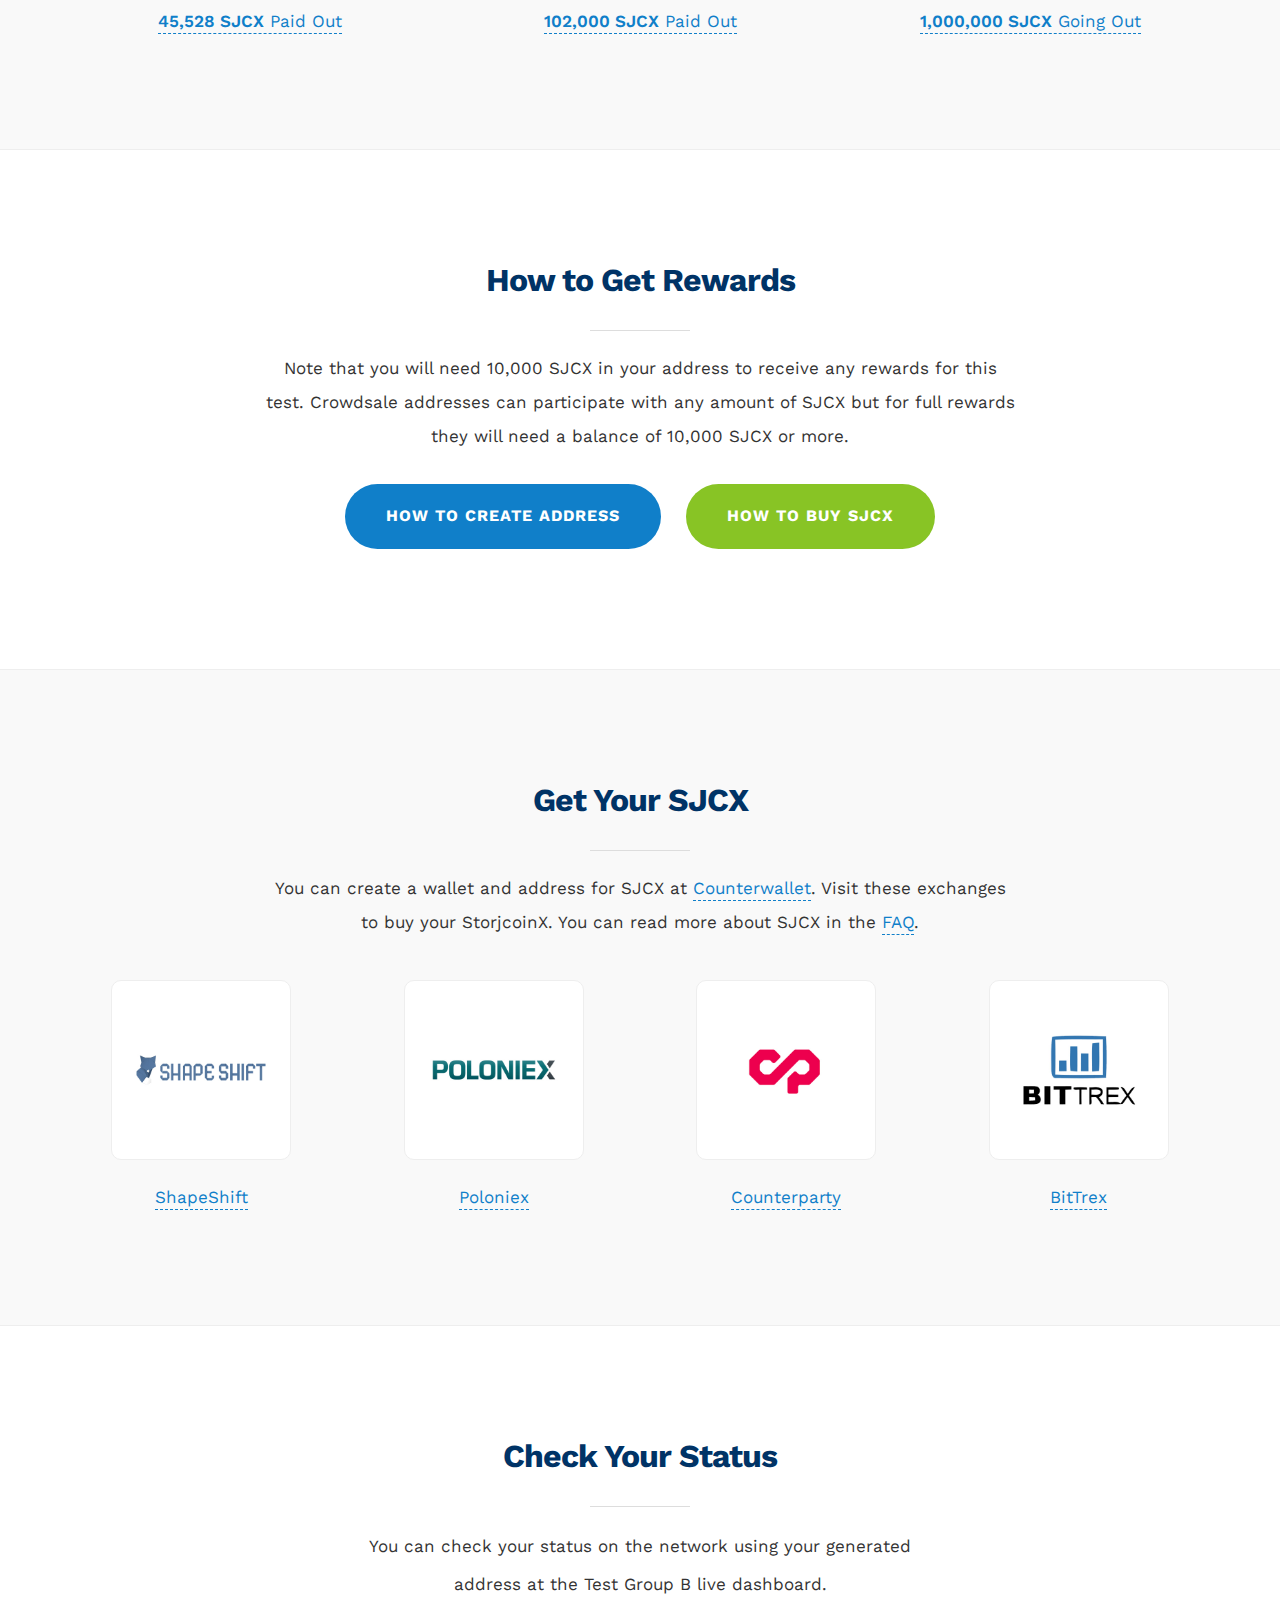
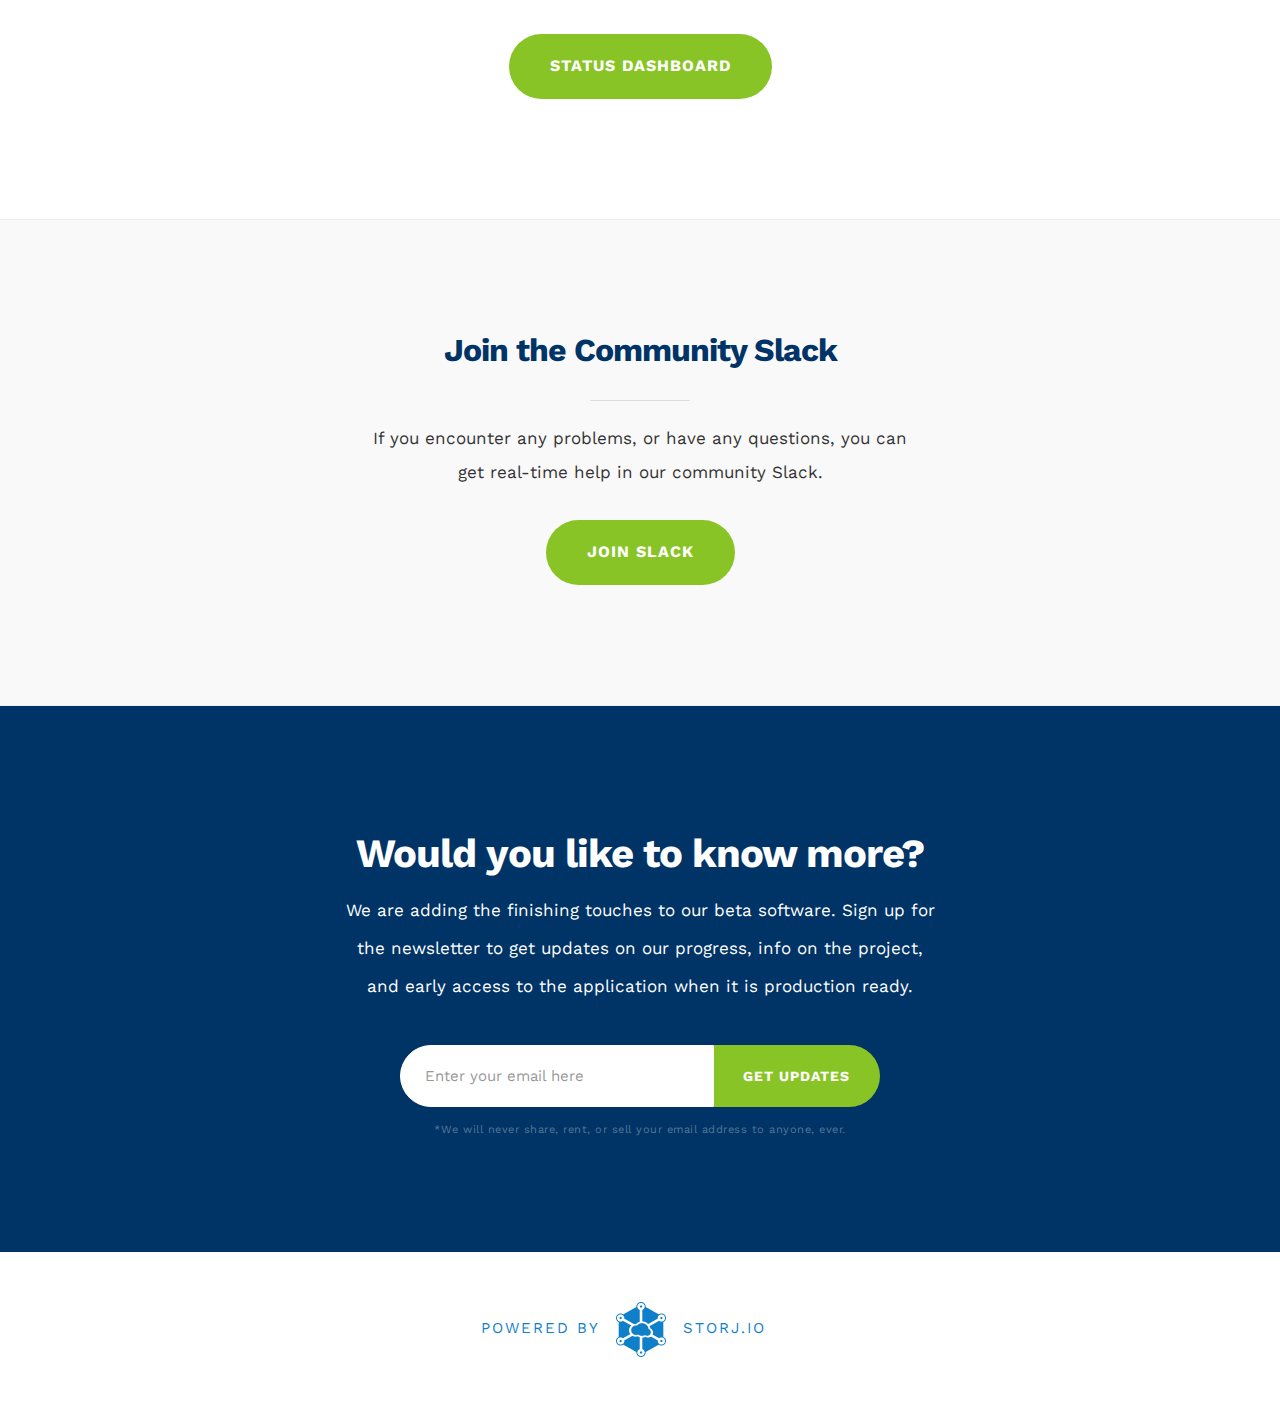
<file: download.html>
<!DOCTYPE html>
<html lang="en">
  <head>
    <meta charset="utf-8">
    <meta http-equiv="X-UA-Compatible" content="IE=edge">
    <meta name="viewport" content="width=device-width, initial-scale=1">
    <meta name="description" content="Earn money by sharing your extra hard drive space.">
    <meta name="keywords" content="driveshare, drive share, storj, storj.io, decentralized storage, decentralized, storage, data, network, blockchain">

    <title>DriveShare - Powered by Storj</title>

    <link href="css/bootstrap.min.css" rel="stylesheet">
    <link href="css/style.css" rel="stylesheet">

    <!-- Favicons -->
    <link rel="shortcut icon" href="img/favicon/favicon.ico">
    <link rel="apple-touch-icon" sizes="57x57" href="img/favicon/apple-touch-icon-57x57.png">
    <link rel="apple-touch-icon" sizes="114x114" href="img/favicon/apple-touch-icon-114x114.png">
    <link rel="apple-touch-icon" sizes="72x72" href="img/favicon/apple-touch-icon-72x72.png">
    <link rel="apple-touch-icon" sizes="144x144" href="img/favicon/apple-touch-icon-144x144.png">
    <link rel="apple-touch-icon" sizes="60x60" href="img/favicon/apple-touch-icon-60x60.png">
    <link rel="apple-touch-icon" sizes="120x120" href="img/favicon/apple-touch-icon-120x120.png">
    <link rel="apple-touch-icon" sizes="76x76" href="img/favicon/apple-touch-icon-76x76.png">
    <link rel="apple-touch-icon" sizes="152x152" href="img/favicon/apple-touch-icon-152x152.png">
    <link rel="icon" type="image/png" href="img/favicon/favicon-196x196.png" sizes="196x196">
    <link rel="icon" type="image/png" href="img/favicon/favicon-160x160.png" sizes="160x160">
    <link rel="icon" type="image/png" href="img/favicon/favicon-96x96.png" sizes="96x96">
    <link rel="icon" type="image/png" href="img/favicon/favicon-16x16.png" sizes="16x16">
    <link rel="icon" type="image/png" href="img/favicon/favicon-32x32.png" sizes="32x32">
    <meta name="msapplication-TileColor" content="#062e96">
    <meta name="msapplication-TileImage" content="img/favicon/mstile-144x144.png">
    <meta name="msapplication-config" content="img/favicon/browserconfig.xml">
    <meta name="google-site-verification" content="BaRxAUhf4O1_NkPX41XjIsYYaoOS_uojcbfXx732WPo" />
    <script src="js/pace.min.js" type="text/javascript"></script>

    <!--[if lt IE 9]>
      <script src="https://oss.maxcdn.com/libs/html5shiv/3.7.0/html5shiv.js"></script>
      <script src="https://oss.maxcdn.com/libs/respond.js/1.4.2/respond.min.js"></script>
    <![endif]-->
  </head>

  <body>

    <div class="cover-wrapper">
      <div class="cover-wrapper-inner">
        <div class="cover-container container">

          <nav class="navbar menu">
            <div class="container">
              <!-- Brand and toggle get grouped for better mobile display -->
              <div class="navbar-header">
                <button type="button" class="navbar-toggle collapsed" data-toggle="collapse" data-target="#navbar-menu" aria-expanded="false">
                  <span class="sr-only">Toggle navigation</span>
                  <span class="icon-bar"></span>
                  <span class="icon-bar"></span>
                  <span class="icon-bar"></span>
                </button>
                <a href="index.html" class="navbar-brand cover-logo">
                  <img src="img/logo.png" alt="DriveShare" class="logo cover-logo-icon">
                  DriveShare
                </a>

              </div>
              <!-- Collect the nav links, forms, and other content for toggling -->
              <div class="collapse navbar-collapse" id="navbar-menu">
                <ul class="nav navbar-nav navbar-right">
                  <li><a class="navbar-link" href="http://blog.storj.io">Blog</a></li>
                  <li><a class="navbar-link" href="http://slack.storj.io/">Slack</a></li>
                  <li><a class="navbar-link" href="http://storj.io/faq.html">FAQ</a></li>
                  <li><a class="navbar-link" href="status.html">Live Stats</a></li>
                </ul>
              </div>
            </div>
          </nav>

          <div class="row cover-intro">
            <div class="col-lg-8 col-lg-push-2 text-center">
              <h1 class="title-sm">Download DriveShare</h1>
              <p class="subtitle">
                More than a million of SJCX rewards are going out to the beta testers participating in Test Group B. Download DriveShare and start earning rewards now.
              </p>
              <a href="https://github.com/Storj/driveshare-gui/releases/download/v0.5.1/DriveShare_0.5.1.win32.exe" class="btn btn-green btn-download" id="download-windows"><img src="img/icon-windows.svg" class="download-icon" alt="">Windows</a>
              <a href="https://github.com/Storj/driveshare-gui/releases/download/v0.5.1/DriveShare_0.5.1.osx64.dmg" class="btn btn-green btn-download" id="download-osx"><img src="img/icon-osx.svg" class="download-icon download-osx" alt="">Mac OS X</a>
              <a href="https://github.com/Storj/driveshare-gui/releases/download/v0.5.1/driveshare_0.5.1.amd64.deb" class="btn btn-green btn-download" id="download-linux"><img src="img/icon-ubuntu.svg" class="download-icon" alt="">Linux</a>
              <a href="https://github.com/Storj/driveshare-gui/" class="btn btn-download" id="download-source"><img src="img/icon-source.svg" class="download-icon" alt="">Source Code</a>
              <a href="dataserv.html" class="btn btn-download" id="download-cli"><img src="img/icon-cli.svg" class="download-icon" alt="">Command Line</a>
            </div>
          </div>

        </div>
      </div>
    </div>

    <div class="features">
      <div class="container">
        <div class="row">
          <div class="col-md-6">
              <img src="img/driveshare-gui.jpg" class="driveshare-gui" alt="">
          </div>
          <div class="col-md-6">
            <span class="intro">Instructions</span>
            <h1 class="title-sm">Beginner's Guide</h1>
            <div class="divider"></div>
            <p>It's pretty simple, just follow the steps.</p>
            <p>1) Enter your <a href="http://storj.io/faq.html#faq-6-1" class="link">SJCX address</a>.</p>
            <p>2) Select where to keep the data.</p>
            <p>3) Set amount of space to share.</p>
            <p>Click <b>Start</b> and you are ready to go.</p>
            <p class="small">* You need <a href="#rewards" class="link page-scroll">10,000 SJCX</a> to earn rewards.</p>
          </div>
        </div>
      </div>
    </div>

    <div class="features grey">
      <div class="container">
        <div class="row text-center">
          <div class="col-md-4">
            <h3 class="subheading">Milestone #1</h3>
            <h1 class="title-sm">100GB</h1>
            <div class="divider"></div>
            <h3 class="subheading green">Rewards</h3>
            <p><a href="https://docs.google.com/spreadsheets/d/1dZYzMrW0i4qtonDIjk3pfwkKv6rHCOuUc7rUurIRPqU/edit#gid=0" class="link" target="_blank"><strong>45,528 SJCX</strong> Paid Out</a></p>
          </div>
          <div class="col-md-4">
          <div class="well">
            <h3 class="subheading">Milestone #2</h3>
            <h1 class="title-sm">100TB</h1>
            <div class="divider"></div>
            <h3 class="subheading green">Rewards</h3>
            <p><a href="https://docs.google.com/spreadsheets/d/1dZYzMrW0i4qtonDIjk3pfwkKv6rHCOuUc7rUurIRPqU/edit#gid=0" class="link" target="_blank"><strong>102,000 SJCX</strong> Paid Out</a></p>
            </div>
          </div>
          <div class="col-md-4">
            <h3 class="subheading">Milestone #3</h3>
            <h1 class="title-sm">1PB</h1>
            <div class="divider"></div>
            <h3 class="subheading green">Rewards</h3>
            <p><a href="https://docs.google.com/spreadsheets/d/1dZYzMrW0i4qtonDIjk3pfwkKv6rHCOuUc7rUurIRPqU/edit#gid=0" class="link" target="_blank"><strong>1,000,000 SJCX</strong> Going Out</a></p>
          </div>
        </div>
      </div>
    </div>

    <div class="features" id="rewards">
      <div class="container">
        <div class="row">
          <div class="col-md-8 col-md-push-2 text-center">
            <h1 class="title-sm">How to Get Rewards</h1>
            <div class="divider"></div>
            <p>Note that you will need 10,000 SJCX in your address to receive any rewards for this test. Crowdsale addresses can participate with any amount of SJCX but for full rewards they will need a balance of 10,000 SJCX or more.</p>
            <a href="https://www.youtube.com/watch?v=Zujl0vi313Y" class="btn btn-blue">How to create address</a>
            <a href="https://vimeo.com/125921954" class="btn btn-green">How to buy SJCX</a>
          </div>
        </div>
      </div>
    </div>

    <div class="features grey" id="exchanges">
      <div class="container">
        <div class="row">
          <div class="col-md-8 col-md-push-2 text-center">
            <h1 class="title-sm">Get Your SJCX</h1>
            <div class="divider"></div>
            <p>You can create a wallet and address for SJCX at <a href="https://counterwallet.io/" target="_blank" class="link">Counterwallet</a>. Visit these exchanges to buy your StorjcoinX. You can read more about SJCX in the <a href="http://storj.io/faq.html#faq-t-3" class="link">FAQ</a>.</p>
          </div>
        </div>
        <div class="row text-center">
          <div class="col-xs-12 col-sm-3 col-sm-push-3">
            <a href="https://poloniex.com/exchange/btc_sjcx"><img src="img/exchanges/poloniex.jpg" class="exchange-logo grayscale" alt=""></a>
            <p class="text-center"><a href="https://poloniex.com/exchange/btc_sjcx" class="link">Poloniex</a></p>
          </div>
          <div class="col-xs-12 col-sm-3 col-sm-pull-3">
            <a href="https://shapeshift.io/"><img src="img/exchanges/shapeshift.jpg" class="exchange-logo grayscale" alt=""></a>
            <p class="text-center"><a href="https://shapeshift.io/" class="link">ShapeShift</a></p>
          </div>
          <div class="col-xs-12 col-sm-3">
            <a href="https://counterwallet.io/"><img src="img/exchanges/counterparty.jpg" class="exchange-logo grayscale" alt=""></a>
            <p class="text-center"><a href="https://counterwallet.io/" class="link">Counterparty</a></p>
          </div>
          <div class="col-xs-12 col-sm-3">
            <a href="https://bittrex.com/Market/?MarketName=BTC-SJCX"><img src="img/exchanges/bittrex.jpg" class="exchange-logo grayscale" alt=""></a>
            <p class="text-center"><a href="https://bittrex.com/Market/?MarketName=BTC-SJCX" class="link">BitTrex</a></p>
          </div>
        </div>
      </div>
    </div>

    <div class="features">
      <div class="container">
        <div class="row">
          <div class="col-md-6 col-md-push-3 text-center">
            <h1 class="title-sm">Check Your Status</h1>
            <div class="divider"></div>
            <p class="subtitle">You can check your status on the network using your generated address at the Test Group B live dashboard.</p>
            <a href="status.html" class="btn btn-green">Status Dashboard</a>
          </div>
        </div>
      </div>
    </div>

    <div class="features grey">
      <div class="container">
        <div class="row">
          <div class="col-md-6 col-md-push-3 text-center">
            <h1 class="title-sm">Join the Community Slack</h1>
            <div class="divider"></div>
            <p>If you encounter any problems, or have any questions, you can get real-time help in our community Slack.</p>
            <a href="http://slack.storj.io" class="btn btn-green">Join Slack</a>
          </div>
        </div>
      </div>
    </div>

    <div class="c2a-section" id="sign-up">
      <div class="container">
        <form class="form-inline text-center validate" role="form" action="https://storj.us8.list-manage.com/subscribe/post?u=edba9fc4ce8b9095a31859cba&amp;id=0b1509efa2" method="post" id="mc-embedded-subscribe-form" name="mc-embedded-subscribe-form" target="_blank" novalidate>
          <div class="row">
            <div class="col-md-8 col-md-offset-2">
              <h1 class="title">Would you like to know more?</h1>
              <p class="subtitle">We are adding the finishing touches to our beta software. Sign up for the newsletter to get updates on our progress, info on the project, and early access to the application when it is production ready.</p>
            </div>
          </div>
          <div class="row">
            <div class="col-sm-12 col-md-10 col-md-push-1 col-lg-8 col-lg-push-2">
              <div class="input-group">
                <input type="email" name="EMAIL" id="mce-EMAIL" class="email form-control" placeholder="Enter your email here" spellcheck="false">
                <span class="input-group-btn">
                  <input type="submit" value="Get Updates" name="subscribe" id="signup-footer" class="btn btn-signup">
                </span>
              </div>
              <span class="promise">*We will never share, rent, or sell your email address to anyone, ever.</span>
              <input class="hide" type="checkbox" value="1" name="group[11401][2]" id="mce-group[11401]-11401-0" checked>
              <div style="position: absolute; left: -10000px;"><input type="text" name="b_edba9fc4ce8b9095a31859cba_0b1509efa2" value=""></div>
            </div>
          </div>
        </form>
      </div>
      <div class="footer">
        <div class="container">
          <div class="row">
            <a class="footer-link" href="http://storj.io">Powered by <img src="img/footer-logo@2x.png" alt="Storj" class="footer-logo"> Storj.io</a>
          </div>
        </div>
      </div>
    </div>

    <script src="https://ajax.googleapis.com/ajax/libs/jquery/1.11.0/jquery.min.js"></script>
    <script src="js/bootstrap.min.js"></script>
    <script src="js/jquery.easing.min.js"></script>

    <script>
      (function(i,s,o,g,r,a,m){i['GoogleAnalyticsObject']=r;i[r]=i[r]||function(){
      (i[r].q=i[r].q||[]).push(arguments)},i[r].l=1*new Date();a=s.createElement(o),
      m=s.getElementsByTagName(o)[0];a.async=1;a.src=g;m.parentNode.insertBefore(a,m)
      })(window,document,'script','//www.google-analytics.com/analytics.js','ga');

      ga('create', 'UA-49085346-5', 'auto');
      ga('send', 'pageview');
    </script>

    <script>
      $(function() {
        $('#signup-footer').on('click', function() {
          ga('send', 'event', 'SignUp', 'Newsletter', 'Footer', 1);
        });
        $('#download-windows').on('click', function() {
          ga('send', 'event', 'GUI', 'Download', 'Windows', 1);
        });
        $('#download-osx').on('click', function() {
          ga('send', 'event', 'GUI', 'Download', 'OSX', 1);
        });
        $('#download-linux').on('click', function() {
          ga('send', 'event', 'GUI', 'Download', 'Linux', 1);
        });
        $('#download-source').on('click', function() {
          ga('send', 'event', 'GUI', 'Download', 'Source', 1);
        });

        // Smooth Page Scroll
        $('.page-scroll').bind('click', function(event) {
            var $anchor = $(this);
            $('html, body').stop().animate({
                scrollTop: $($anchor.attr('href')).offset().top
            }, 1500, 'easeInOutExpo');
            event.preventDefault();
        });

      });
    </script>

  </body>
</html>
</file>
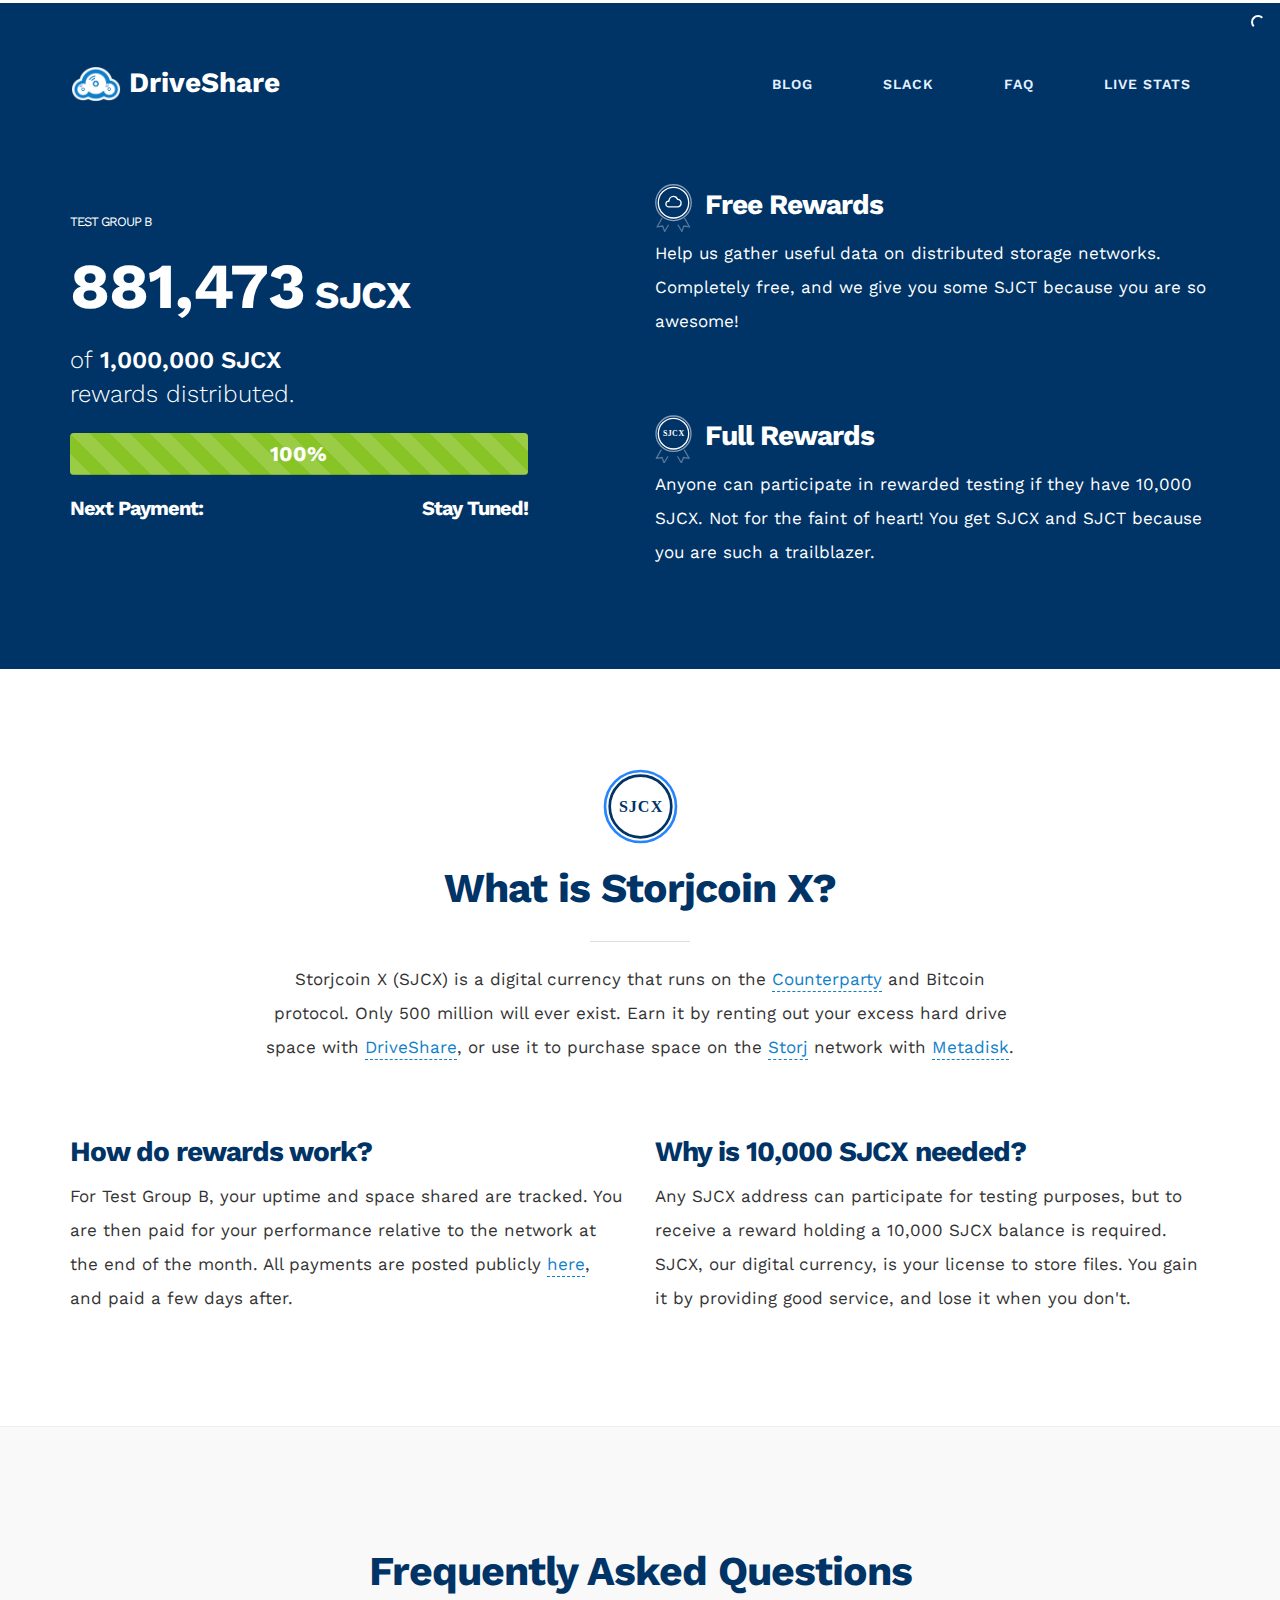
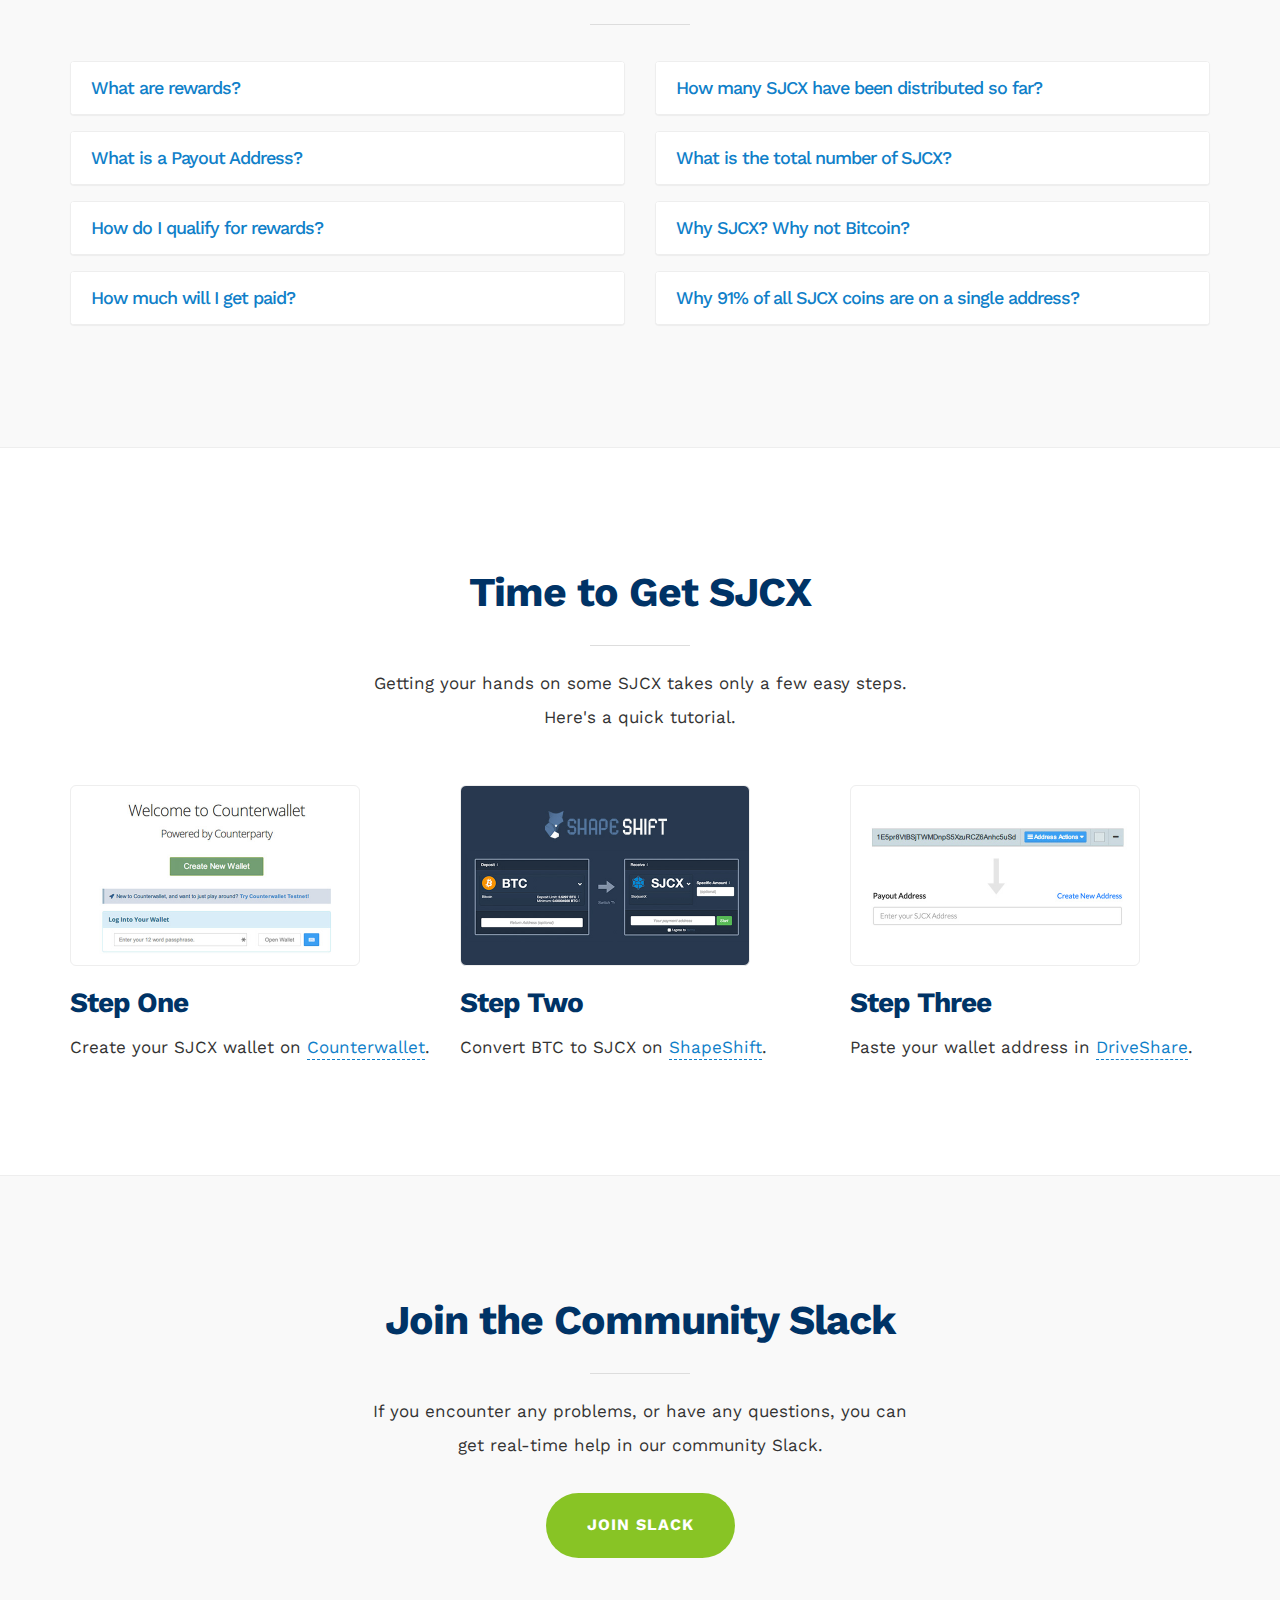
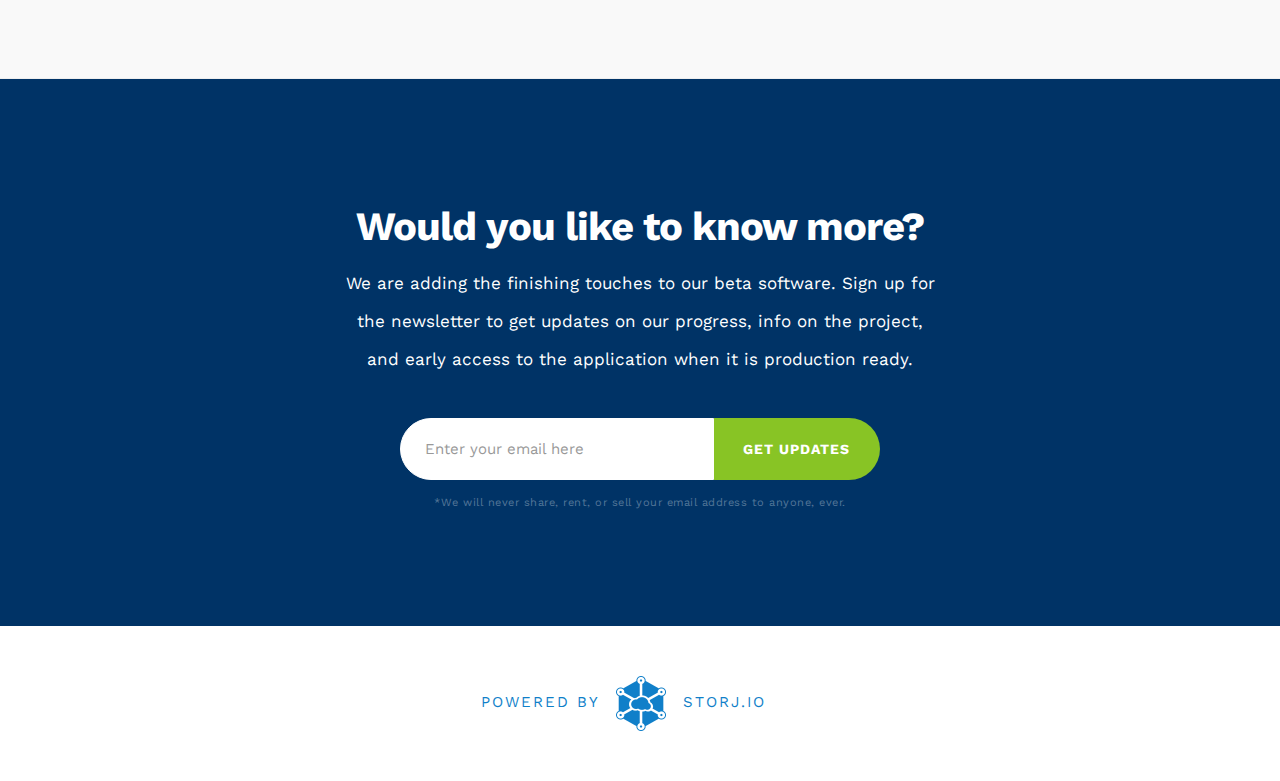
<file: rewards.html>
<!DOCTYPE html>
<html lang="en">
  <head>
    <meta charset="utf-8">
    <meta http-equiv="X-UA-Compatible" content="IE=edge">
    <meta name="viewport" content="width=device-width, initial-scale=1">
    <meta name="description" content="Earn money by sharing your extra hard drive space.">
    <meta name="keywords" content="driveshare, drive share, storj, storj.io, decentralized storage, decentralized, storage, data, network, blockchain">

    <title>DriveShare - Powered by Storj</title>

    <link href="css/bootstrap.min.css" rel="stylesheet">
    <link href="css/style.css" rel="stylesheet">

    <!-- Favicons -->
    <link rel="shortcut icon" href="img/favicon/favicon.ico">
    <link rel="apple-touch-icon" sizes="57x57" href="img/favicon/apple-touch-icon-57x57.png">
    <link rel="apple-touch-icon" sizes="114x114" href="img/favicon/apple-touch-icon-114x114.png">
    <link rel="apple-touch-icon" sizes="72x72" href="img/favicon/apple-touch-icon-72x72.png">
    <link rel="apple-touch-icon" sizes="144x144" href="img/favicon/apple-touch-icon-144x144.png">
    <link rel="apple-touch-icon" sizes="60x60" href="img/favicon/apple-touch-icon-60x60.png">
    <link rel="apple-touch-icon" sizes="120x120" href="img/favicon/apple-touch-icon-120x120.png">
    <link rel="apple-touch-icon" sizes="76x76" href="img/favicon/apple-touch-icon-76x76.png">
    <link rel="apple-touch-icon" sizes="152x152" href="img/favicon/apple-touch-icon-152x152.png">
    <link rel="icon" type="image/png" href="img/favicon/favicon-196x196.png" sizes="196x196">
    <link rel="icon" type="image/png" href="img/favicon/favicon-160x160.png" sizes="160x160">
    <link rel="icon" type="image/png" href="img/favicon/favicon-96x96.png" sizes="96x96">
    <link rel="icon" type="image/png" href="img/favicon/favicon-16x16.png" sizes="16x16">
    <link rel="icon" type="image/png" href="img/favicon/favicon-32x32.png" sizes="32x32">
    <meta name="msapplication-TileColor" content="#062e96">
    <meta name="msapplication-TileImage" content="img/favicon/mstile-144x144.png">
    <meta name="msapplication-config" content="img/favicon/browserconfig.xml">
    <meta name="google-site-verification" content="BaRxAUhf4O1_NkPX41XjIsYYaoOS_uojcbfXx732WPo" />
    <script src="js/pace.min.js" type="text/javascript"></script>

    <!--[if lt IE 9]>
      <script src="https://oss.maxcdn.com/libs/html5shiv/3.7.0/html5shiv.js"></script>
      <script src="https://oss.maxcdn.com/libs/respond.js/1.4.2/respond.min.js"></script>
    <![endif]-->
  </head>

  <body class="rewards">

    <div class="cover-wrapper">
      <div class="cover-wrapper-inner">
        <div class="cover-container container">

          <nav class="navbar menu">
            <div class="container">
              <!-- Brand and toggle get grouped for better mobile display -->
              <div class="navbar-header">
                <button type="button" class="navbar-toggle collapsed" data-toggle="collapse" data-target="#navbar-menu" aria-expanded="false">
                  <span class="sr-only">Toggle navigation</span>
                  <span class="icon-bar"></span>
                  <span class="icon-bar"></span>
                  <span class="icon-bar"></span>
                </button>
                <a href="index.html" class="navbar-brand cover-logo">
                  <img src="img/logo.png" alt="DriveShare" class="logo cover-logo-icon">
                  DriveShare
                </a>
              </div>
              <!-- Collect the nav links, forms, and other content for toggling -->
              <div class="collapse navbar-collapse" id="navbar-menu">
                <ul class="nav navbar-nav navbar-right">
                  <li><a class="navbar-link" href="http://blog.storj.io">Blog</a></li>
                  <li><a class="navbar-link" href="http://slack.storj.io/">Slack</a></li>
                  <li><a class="navbar-link" href="http://storj.io/faq.html">FAQ</a></li>
                  <li><a class="navbar-link" href="status.html">Live Stats</a></li>
                </ul>
              </div>
            </div>
          </nav>

          <div class="cover-intro">
            <div class="row text-left">
              <div class="col-xs-12 col-md-5 text-left">
                <h4 class="intro">Test Group B</h4>
                <h1><span id="sjcx"></span> SJCX</h1>
                <p class="lead">of <strong>1,000,000 SJCX</strong><br>rewards distributed.</p>
                <div class="progress">
                  <div class="progress-bar progress-bar-success progress-bar-striped" role="progressbar" aria-valuenow="0" aria-valuemin="0" aria-valuemax="100">100%
                  </div>
                </div>
                <h4 class="payment">Next Payment: <time class="pull-right">Stay Tuned!</time></h4>
              </div>
              <div class="col-sm-12 col-md-6 col-md-push-1">
                <img src="img/icon-rewards-free.svg" height="48px" class="inline icon-rewards" alt="">
                <h3 class="inline">Free Rewards</h3>
                <p>Help us gather useful data on distributed storage networks. Completely free, and we give you some SJCT because you are so awesome!</p>
                <div class="divider invisible"></div>
                <img src="img/icon-rewards-full.svg" height="48px" class="inline icon-rewards" alt="">
                <h3 class="inline">Full Rewards</h3>
                <p>Anyone can participate in rewarded testing if they have 10,000 SJCX. Not for the faint of heart! You get SJCX and SJCT because you are such a trailblazer.</p>
              </div>
            </div>
          </div>

        </div>
      </div>
    </div>

    <div class="features">
      <div class="container">
        <div class="row text-center">
          <div class="col-md-8 col-md-push-2">
            <img src="img/icon-sjcx.svg" width="75px" alt="">
            <h1>What is Storjcoin X?</h1>
            <div class="divider"></div>
            <p>Storjcoin X (SJCX) is a digital currency that runs on the <a href="http://counterparty.co/" class="link">Counterparty</a> and Bitcoin protocol. Only 500 million will ever exist. Earn it by renting out your excess hard drive space with <a href="http://driveshare.org/" class="link">DriveShare</a>, or use it to purchase space on the <a href="http://storj.io" class="link">Storj</a> network with <a href="http://metadisk.org/" class="link">Metadisk</a>.</p>
            <div class="divider invisible"></div>
          </div>
        </div>
        <div class="row text-left">
          <div class="col-sm-12 col-md-6">
            <h3>How do rewards work?</h3>
            <p>For Test Group B, your uptime and space shared are tracked. You are then paid for your performance relative to the network at the end of the month. All payments are posted publicly <a href="https://docs.google.com/spreadsheets/d/1dZYzMrW0i4qtonDIjk3pfwkKv6rHCOuUc7rUurIRPqU/edit#gid=0" class="link">here</a>, and paid a few days after.</p>
          </div>
          <div class="col-sm-12 col-md-6">
            <h3>Why is 10,000 SJCX needed?</h3>
            <p>Any SJCX address can participate for testing purposes, but to receive a reward holding a 10,000 SJCX balance is required. SJCX, our digital currency, is your license to store files. You gain it by providing good service, and lose it when you don't.</p>
          </div>
        </div>
      </div>
    </div>

    <div class="features grey">
      <div class="container">
        <div class="row" id="test-groups">
          <div class="col-xs-12 text-center">
            <h1>Frequently Asked Questions</h1>
            <div class="divider"></div>
          </div>
        </div>
        <div class="row">
          <div class="col-xs-12 col-sm-6">
            <div class="panel-group" id="accordion-t" role="tablist" aria-multiselectable="true">
              <div class="panel panel-default">
                <div class="panel-heading" role="tab" id="faq-t-1">
                  <h4 class="panel-title">
                    <a class="collapsed" data-toggle="collapse" data-parent="#accordion-t" href="#collapse-t-1" aria-expanded="false" aria-controls="collapse-t-1">
                      What are rewards?
                    </a>
                  </h4>
                </div>
                <div id="collapse-t-1" class="panel-collapse collapse" role="tabpanel" aria-labelledby="faq-t-1">
                  <div class="panel-body">
                    <p>Rewards have been implemented during the testing process of the Storj applications.  Rewards will be advertised but the breakdown and rules governing are subject to change as the project evolves.  Rewards are present to provide motivation/incentive for participation in the tests.  Rewards are NOT payment for testing.  Rewards are NOT equivalent to mining rewards.</p>

                    <p>At the present time each payout address must have a minimum of 10,000 SJCX to qualify for rewards and upon request any address that was not affiliated with the crowdsale, will have to have 10,000 SJCX donated to the rewards pool to qualify for future rewards.  There is NO guarantee of rewards equaling or exceeding the 10,000 SJCX donation.</p>

                    <p>Rewards are calculated using a fair methodology that looks at available data at the time of snapshots such as capacity and SJCX holdings and via server tracking of data such as duration of registered address, uptime and audit success.  The criteria and timing of rewards snapshots or tracking will be advertised in advance.</p>
                  </div>
                </div>
              </div>

              <div class="panel panel-default">
                <div class="panel-heading" role="tab" id="faq-t-2">
                  <h4 class="panel-title">
                    <a class="collapsed" data-toggle="collapse" data-parent="#accordion-t" href="#collapse-t-2" aria-expanded="false" aria-controls="collapse-t-2">
                     What is a Payout Address?
                    </a>
                  </h4>
                </div>
                <div id="collapse-t-2" class="panel-collapse collapse" role="tabpanel" aria-labelledby="faq-t-2">
                  <div class="panel-body">
                    <p><strong>PAYOUT ADDRESS:</strong> A payout address is an address that you set in the client and should be your counterwallet address (<a href="https://counterwallet.io" class="link">https://counterwallet.io</a> or <a href="https://counterwallet.coindaddy.io" class="link">https://counterwallet.coindaddy.io</a>).  You will need to transfer your funds from any exchange to your counterwallet address.</p>

                    <p><strong>IMPORTANT NOTICE: TO ENSURE ACCESS, SJCX HOLDINGS MUST BE HELD IN AN ADDRESS FOR WHICH YOU HOLD THE PRIVATE KEY. COUNTERWALLET IS THE RECOMMENDED SITE AND EXCHANGE ADDRESSES ARE STRONGLY DISCOURAGED.  STORJ LABS IS NOT LIABLE IF YOU LOSE ACCESS TO YOUR FUNDS OR THE DRIVESHARE CLIENT/SERVER.</strong></p>

                    <p>Your payout address is currently the seed for the SHA 256 hashes/shards.</p>

                    <p>It is your payout address that will be tracked for rewards purposes and should be an address that you control. Your payout address is what you will see on the status pages and how you can track your progress/standings <a href="http://driveshare.org/status.html" class="link">http://driveshare.org/status.html</a> or <a href="http://status.driveshare.org/api/online" class="link">http://status.driveshare.org/api/online</a></p>
                  </div>
                </div>
              </div>
              <div class="panel panel-default">
                <div class="panel-heading" role="tab" id="faq-t-3">
                  <h4 class="panel-title">
                    <a class="collapsed" data-toggle="collapse" data-parent="#accordion-t" href="#collapse-t-3" aria-expanded="false" aria-controls="collapse-t-3">
                     How do I qualify for rewards?
                    </a>
                  </h4>
                </div>
                <div id="collapse-t-3" class="panel-collapse collapse" role="tabpanel" aria-labelledby="faq-t-3">
                  <div class="panel-body">
                    <p>Rewards are an incentive provided by the developers of the Storj project to encourage participation in the testing process and should NOT be considered a form of payment or a form of return on investment.  Rewards are NOT guaranteed.  The structure of, timing of and amount of rewards are subject to change during the testing.</p>

                    <p><strong>Qualifying for Rewards – Step 1:</strong></p>
                    <p>To qualify for rewards the first step is to possess 10,000 SJCX in your payout address.  Compliance with this requirement will be tracked through <a href="http://blockscan.com" class="link">http://blockscan.com</a> and in order to ensure that you are compliant it is advised that any transactions be made 24 hours prior to any deadlines, snapshot or donations request to ensure that the transaction will appear on the blockchain.</p>

                    <p><strong>Qualifying for Rewards – Step 2a: Crowdsale Participants</strong></p>
                    <p>For those that participated in the Crowdsale, simply holding 10,000 SJCX in your payout address will qualify you for full rewards.  Holding &gt;0 but &lt;10,000 SJCX will qualify a Crowdsale participant for partial rewards.  The fraction of full rewards will be determined by the developers, but will be a maximum of the percentage of 10,000 SJCX held.</p>

                    <p><strong>Qualifying for Rewards – Step 2b: Non-Crowdsale Participants</strong></p>
                    <p>For non-crowdsale participants there will be a request for donations prior to TGB M3-2 (test group b, milestone 3, part 2).  Prior to this request, qualification for rewards is the same as for crowdsale participants.  Once the request is made, qualification for rewards is dependent on a donation of 10,000 SJCX to the rewards pool.  There will be a window to donate prior to the commencement of TGB M3-2 testing & tracking.  There is NO partial rewards for non-crowdsale members.  A donation entitles a non-crowdsale participant to full rewards based on their stats.</p>

                    <p>A non-crowdsale participant does not need to both donate and hold 10K SJCX during TGB M3-2 to qualify for rewards.  Only the donation is required for rewards qualification.</p>

                    <p>There is NO guarantee that any participant, crowdsale or otherwise, will receive 10,000 SJCX (or any amount for that matter) in rewards during TGB M3-2</p>

                    <p>Policies have not been announced at the present time as to requirements for holding or donations for future test groups.  Once announced, this information will be updated.  Any statements about these policies are unofficial or speculative until announced officially.</p>
                  </div>
                </div>
              </div>
              <div class="panel panel-default">
                <div class="panel-heading" role="tab" id="faq-t-4">
                  <h4 class="panel-title">
                    <a class="collapsed" data-toggle="collapse" data-parent="#accordion-t" href="#collapse-t-4" aria-expanded="false" aria-controls="collapse-t-4">
                      How much will I get paid?
                    </a>
                  </h4>
                </div>
                <div id="collapse-t-4" class="panel-collapse collapse" role="tabpanel" aria-labelledby="faq-t-4">
                  <div class="panel-body">
                    <p>We are not paying farmers at the current time. Storj is currently in development, and running Test Group B, which issues rewards in SJCX. When Storj and its component programs are live, each farmer will be able to decide how much to charge for their services, creating a competitive marketplace.</p>
                    <p>The rewards given to people who participate in testing are NOT a form of payment, and no guarantee of earnings can be given at this time.</p>
                    <p>One million SJCX will be distributed for Test Group B. As of January 21st, 2016, 600,000 of these had already been granted. You can look at the data of the rewards to Test Group B <a href="https://docs.google.com/spreadsheets/d/1dZYzMrW0i4qtonDIjk3pfwkKv6rHCOuUc7rUurIRPqU/" class="link">here</a>. (All rewards data will be made publicly available like this.)</p>
                    <p>You can inspect the mathematical formula used to compute rewards <a href="https://github.com/Storj/sjcx-payments/blob/master/README.rst" class="link">here</a>.</p>
                  </div>
                </div>
              </div>
            </div>
          </div>
          <div class="col-xs-12 col-sm-6">
            <div class="panel-group" id="accordion-t" role="tablist" aria-multiselectable="true">

              <div class="panel panel-default">
                <div class="panel-heading" role="tab" id="faq-6-3">
                  <h4 class="panel-title">
                    <a class="collapsed" data-toggle="collapse" data-parent="#accordion-6" href="#collapse-6-3" aria-expanded="false" aria-controls="collapse-6-3">
                      How many SJCX have been distributed so far?
                    </a>
                  </h4>
                </div>
                <div id="collapse-6-3" class="panel-collapse collapse" role="tabpanel" aria-labelledby="faq-6-3">
                  <div class="panel-body">
                    <p>We have a supply calculator <a href="http://storj.io/supply.json" class="link">here</a>. This will show you exactly how many SJCX have been released at the moment you check. It is updated in real time.</p>
                  </div>
                </div>
              </div>

              <div class="panel panel-default">
                <div class="panel-heading" role="tab" id="faq-6-4">
                  <h4 class="panel-title">
                    <a class="collapsed" data-toggle="collapse" data-parent="#accordion-6" href="#collapse-6-4" aria-expanded="false" aria-controls="collapse-6-4">
                      What is the total number of SJCX?
                    </a>
                  </h4>
                </div>
                <div id="collapse-6-4" class="panel-collapse collapse" role="tabpanel" aria-labelledby="faq-6-4">
                  <div class="panel-body">
                    <p>There will ever only be 500 million SJCX; no more can be created. SJCX is a locked asset on the Counterparty protocol, more info can be found <a href="http://blockscan.com/assetInfo/SJCX" class="link">here</a>.</p>
                  </div>
                </div>
              </div>

              <div class="panel panel-default">
                <div class="panel-heading" role="tab" id="faq-6-6">
                  <h4 class="panel-title">
                    <a class="collapsed" data-toggle="collapse" data-parent="#accordion-6" href="#collapse-6-6" aria-expanded="false" aria-controls="collapse-6-6">
                      Why SJCX? Why not Bitcoin?
                    </a>
                  </h4>
                </div>
                <div id="collapse-6-6" class="panel-collapse collapse" role="tabpanel" aria-labelledby="faq-6-6">
                  <div class="panel-body">
                    <p>Many users coming from the Bitcoin space ask us why we created a new token named Storjcoin X (“SJCX”). There is a mix of technical and economic reasons why we felt a new token was needed. SJCX is built with Counterparty, which uses the Bitcoin blockchain. We have plans to implement Bitcoin in the future when Storj is more stable (ideally using sidechains).</p>
                    <ul>
                      <li><p><b>Bitcoin is too Expensive</b> - For standard storage providers 1 GB of storage goes $0.03 per month. So what if I want to store 1 MB and do payments every hour? Each payment would be $0.000000042. One satoshi, as of time of writing, is worth $0.0000037. This means Bitcoin would place some economic restrictions on the network.</p></li>
                      <li><p><b>Micropayment Lockup</b> - We plan on using micropayment channels, which require locking up coins on the blockchain for the duration of the channel. We would much rather lock up lots of SJCX, than hundreds of thousands of dollars worth of Bitcoin while we’re still testing the protocol.</p></li>
                      <li><p><b>Economic Isolation</b> - Bitcoin price fluctuates heavily for a wide variety of factors. Currency volatility can directly impact the profitability of nodes, and cause problems for the network. Having a separate token that is transacted widely within the network, but has little interaction outside the network, more directly ties currency price to network health.</p></li>
                    </ul>
                  </div>
                </div>
              </div>

              <div class="panel panel-default">
                <div class="panel-heading" role="tab" id="faq-6-7">
                  <h4 class="panel-title">
                    <a class="collapsed" data-toggle="collapse" data-parent="#accordion-6" href="#collapse-6-7" aria-expanded="false" aria-controls="collapse-6-7">
                      Why 91% of all SJCX coins are on a single address?
                    </a>
                  </h4>
                </div>
                <div id="collapse-6-7" class="panel-collapse collapse" role="tabpanel" aria-labelledby="faq-6-7">
                  <div class="panel-body">
                    <p>We are using the <a href="http://counterparty.io/" class="link">Counterparty</a> protocol which means coins are created not mined. We created 500M SJCX, then locked the token. No more SJCX can or will be created. Around 10% of these have been released to the public via crowdsale and other methods.</p>
                    <p>The funds are currently held in a multisig address controlled by Storj Labs Inc. We have followed, and will continue to follow, the guidelines of usage set by the <a href="http://storj.io/CrowdsaleTerms.pdf" class="link">crowdsale terms</a>.</p>
                  </div>
                </div>
              </div>

            </div>
          </div>
        </div>
      </div>
    </div>

    <div class="features" id="get">
      <div class="container">
        <div class="row text-center">
          <div class="col-sm-6 col-sm-push-3">
            <h1>Time to Get SJCX</h1>
            <div class="divider"></div>
            <p>Getting your hands on some SJCX takes only a few easy steps. Here's a quick tutorial.</p>
            <div class="divider invisible"></div>
          </div>
        </div>
        <div class="row text-left thumbs-wrapper">
          <div class="col-sm-12 col-md-4">
            <div class="thumbs step-1"></div>
            <h3>Step One</h3>
            <p class="description">Create your SJCX wallet on <a href="http://counterwallet.io/" class="link">Counterwallet</a>.</p>
          </div>
          <div class="col-sm-12 col-md-4">
            <div class="thumbs step-2"></div>
            <h3>Step Two</h3>
            <p class="description">Convert BTC to SJCX on <a href="http://shapeshift.io/" class="link">ShapeShift</a>.</p>
          </div>
          <div class="col-sm-12 col-md-4">
            <div class="thumbs step-3"></div>
            <h3>Step Three</h3>
            <p class="description">Paste your wallet address in <a href="http://driveshare.org/download.html" class="link">DriveShare</a>.</p>
          </div>
        </div>
      </div>
    </div>

    <div class="features grey">
      <div class="container">
        <div class="row">
          <div class="col-md-6 col-md-push-3 text-center">
            <h1>Join the Community Slack</h1>
            <div class="divider"></div>
            <p>If you encounter any problems, or have any questions, you can get real-time help in our community Slack.</p>
            <a href="http://slack.storj.io" class="btn btn-green">Join Slack</a>
          </div>
        </div>
      </div>
    </div>

    <div class="c2a-section" id="sign-up">
      <div class="container">
        <form class="form-inline text-center validate" role="form" action="https://storj.us8.list-manage.com/subscribe/post?u=edba9fc4ce8b9095a31859cba&amp;id=0b1509efa2" method="post" id="mc-embedded-subscribe-form" name="mc-embedded-subscribe-form" target="_blank" novalidate>
          <div class="row">
            <div class="col-md-8 col-md-offset-2">
              <h1 class="title">Would you like to know more?</h1>
              <p class="subtitle">We are adding the finishing touches to our beta software. Sign up for the newsletter to get updates on our progress, info on the project, and early access to the application when it is production ready.</p>
            </div>
          </div>
          <div class="row">
            <div class="col-sm-12 col-md-10 col-md-push-1 col-lg-8 col-lg-push-2">
              <div class="input-group">
                <input type="email" name="EMAIL" id="mce-EMAIL" class="email form-control" placeholder="Enter your email here" spellcheck="false">
                <span class="input-group-btn">
                  <input type="submit" value="Get Updates" name="subscribe" id="signup-footer" class="btn btn-signup">
                </span>
              </div>
              <span class="promise">*We will never share, rent, or sell your email address to anyone, ever.</span>
              <input class="hide" type="checkbox" value="1" name="group[11401][2]" id="mce-group[11401]-11401-0" checked>
              <div style="position: absolute; left: -10000px;"><input type="text" name="b_edba9fc4ce8b9095a31859cba_0b1509efa2" value=""></div>
            </div>
          </div>
        </form>
      </div>
      <div class="footer">
        <div class="container">
          <div class="row">
            <a class="footer-link" href="http://storj.io">Powered by <img src="img/footer-logo@2x.png" alt="Storj" class="footer-logo"> Storj.io</a>
          </div>
        </div>
      </div>
    </div>

    <script src="https://ajax.googleapis.com/ajax/libs/jquery/1.11.0/jquery.min.js"></script>
    <script src="js/bootstrap.min.js"></script>
    <script src="js/countUp.min.js"></script>

    <script>
      (function(i,s,o,g,r,a,m){i['GoogleAnalyticsObject']=r;i[r]=i[r]||function(){
      (i[r].q=i[r].q||[]).push(arguments)},i[r].l=1*new Date();a=s.createElement(o),
      m=s.getElementsByTagName(o)[0];a.async=1;a.src=g;m.parentNode.insertBefore(a,m)
      })(window,document,'script','//www.google-analytics.com/analytics.js','ga');

      ga('create', 'UA-49085346-5', 'auto');
      ga('send', 'pageview');
    </script>

    <script>
      $(function() {
        $('#signup-footer').on('click', function() {
          ga('send', 'event', 'SignUp', 'Newsletter', 'Footer', 1);
        });

        var sjcxCounter = new CountUp("sjcx", 0, 1000000, 0, 2.5);
        sjcxCounter.start();

        $('.progress-bar').attr('aria-valuenow','105%');
        $('.progress-bar').css('width','100%');
      });
    </script>

  </body>
</html>
</file>
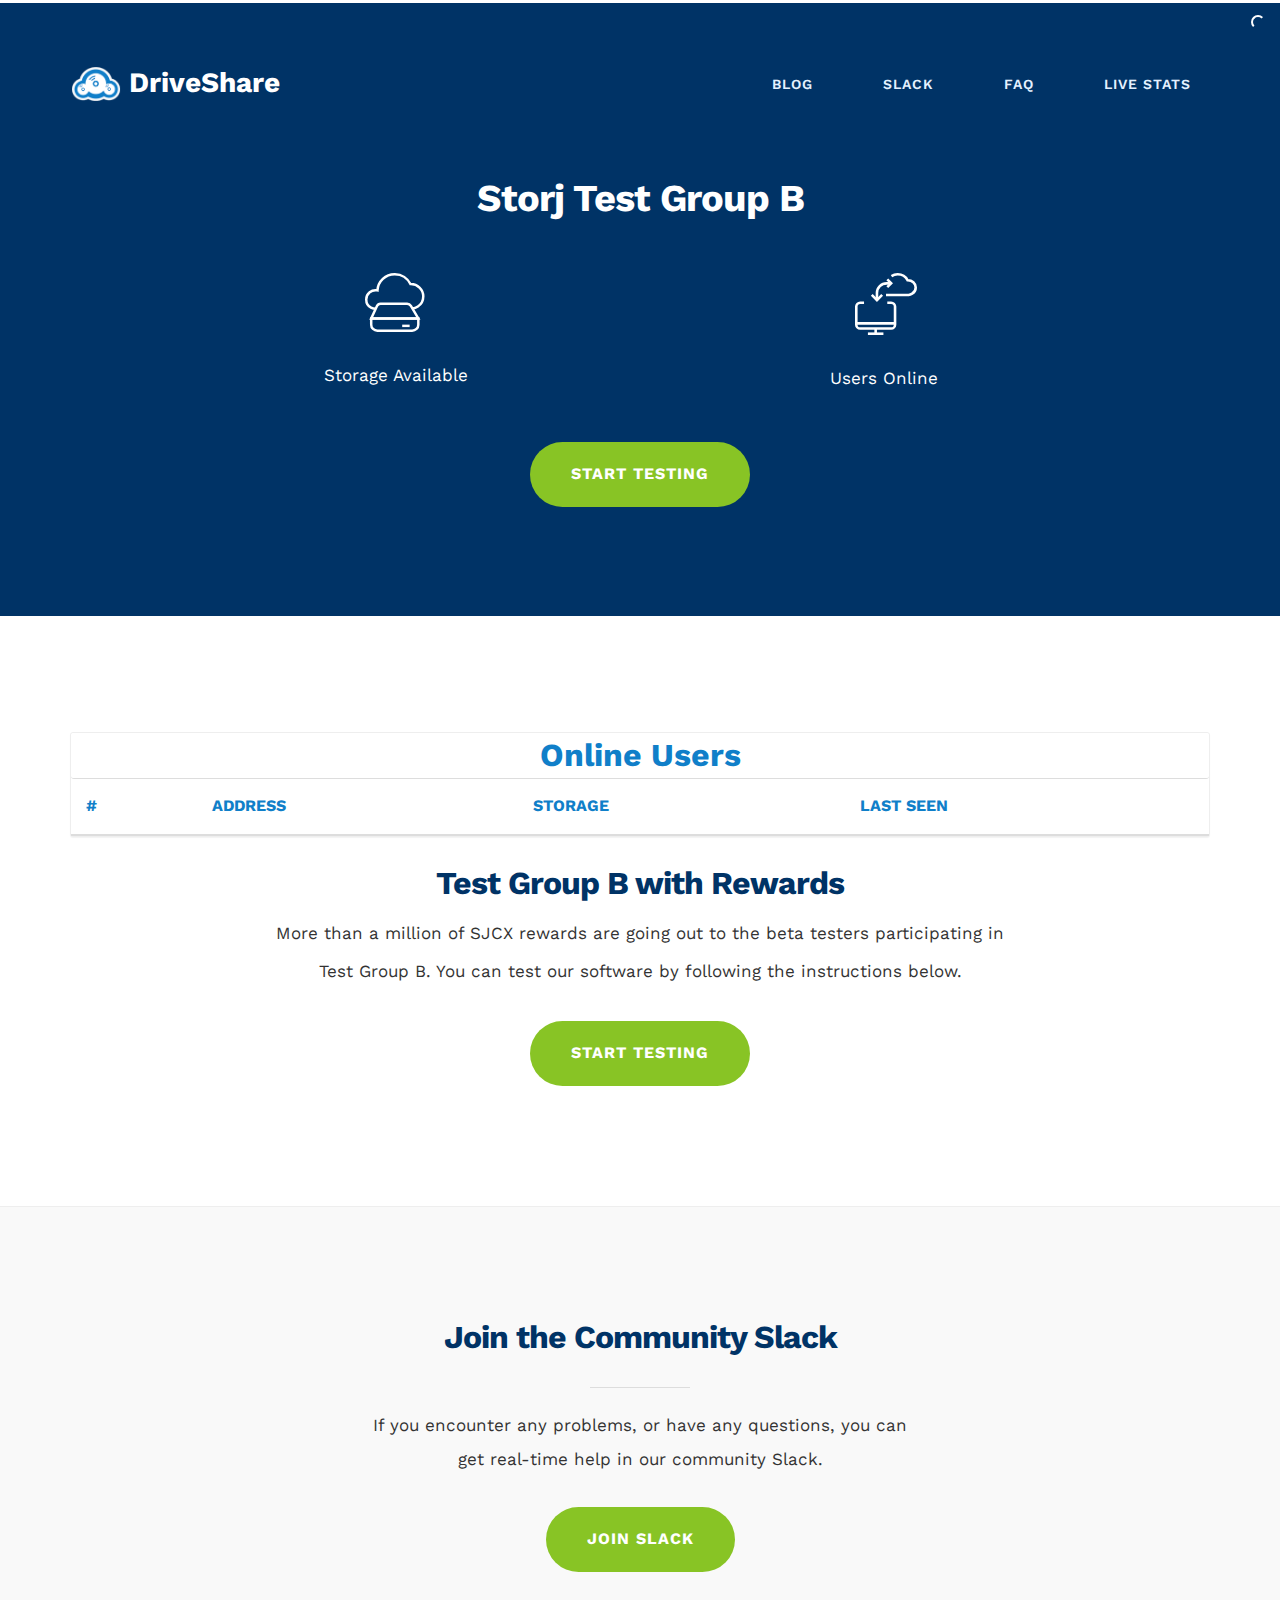
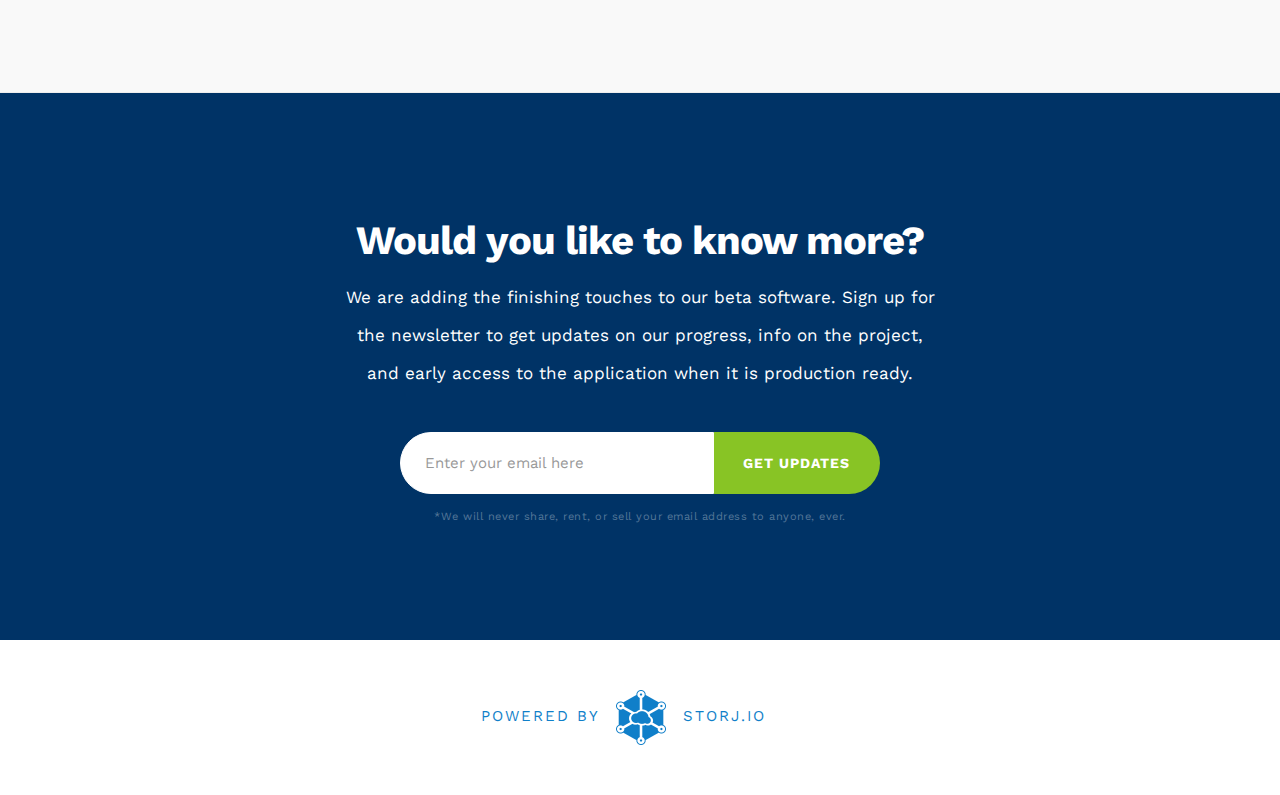
<file: status.html>
<!DOCTYPE html>
<html lang="en">
  <head>
    <meta charset="utf-8">
    <meta http-equiv="X-UA-Compatible" content="IE=edge">
    <meta name="viewport" content="width=device-width, initial-scale=1">
    <meta name="description" content="Earn money by sharing your extra hard drive space.">
    <meta name="keywords" content="driveshare, drive share, storj, storj.io, decentralized storage, decentralized, storage, data, network, blockchain">

    <title>DriveShare - Powered by Storj</title>

    <link href="css/bootstrap.min.css" rel="stylesheet">
    <link href="css/style.css" rel="stylesheet">

    <!-- Favicons -->
    <link rel="shortcut icon" href="img/favicon/favicon.ico">
    <link rel="apple-touch-icon" sizes="57x57" href="img/favicon/apple-touch-icon-57x57.png">
    <link rel="apple-touch-icon" sizes="114x114" href="img/favicon/apple-touch-icon-114x114.png">
    <link rel="apple-touch-icon" sizes="72x72" href="img/favicon/apple-touch-icon-72x72.png">
    <link rel="apple-touch-icon" sizes="144x144" href="img/favicon/apple-touch-icon-144x144.png">
    <link rel="apple-touch-icon" sizes="60x60" href="img/favicon/apple-touch-icon-60x60.png">
    <link rel="apple-touch-icon" sizes="120x120" href="img/favicon/apple-touch-icon-120x120.png">
    <link rel="apple-touch-icon" sizes="76x76" href="img/favicon/apple-touch-icon-76x76.png">
    <link rel="apple-touch-icon" sizes="152x152" href="img/favicon/apple-touch-icon-152x152.png">
    <link rel="icon" type="image/png" href="img/favicon/favicon-196x196.png" sizes="196x196">
    <link rel="icon" type="image/png" href="img/favicon/favicon-160x160.png" sizes="160x160">
    <link rel="icon" type="image/png" href="img/favicon/favicon-96x96.png" sizes="96x96">
    <link rel="icon" type="image/png" href="img/favicon/favicon-16x16.png" sizes="16x16">
    <link rel="icon" type="image/png" href="img/favicon/favicon-32x32.png" sizes="32x32">
    <meta name="msapplication-TileColor" content="#062e96">
    <meta name="msapplication-TileImage" content="img/favicon/mstile-144x144.png">
    <meta name="msapplication-config" content="img/favicon/browserconfig.xml">
    <meta name="google-site-verification" content="BaRxAUhf4O1_NkPX41XjIsYYaoOS_uojcbfXx732WPo" />
    <script src="js/pace.min.js" type="text/javascript"></script>

    <!--[if lt IE 9]>
      <script src="https://oss.maxcdn.com/libs/html5shiv/3.7.0/html5shiv.js"></script>
      <script src="https://oss.maxcdn.com/libs/respond.js/1.4.2/respond.min.js"></script>
    <![endif]-->
  </head>

  <body>

    <div class="cover-wrapper">
      <div class="cover-wrapper-inner">
        <div class="cover-container container">

          <nav class="navbar menu">
            <div class="container">
              <!-- Brand and toggle get grouped for better mobile display -->
              <div class="navbar-header">
                <button type="button" class="navbar-toggle collapsed" data-toggle="collapse" data-target="#navbar-menu" aria-expanded="false">
                  <span class="sr-only">Toggle navigation</span>
                  <span class="icon-bar"></span>
                  <span class="icon-bar"></span>
                  <span class="icon-bar"></span>
                </button>
                <a href="index.html" class="navbar-brand cover-logo">
                  <img src="img/logo.png" alt="DriveShare" class="logo cover-logo-icon">
                  DriveShare
                </a>

              </div>
              <!-- Collect the nav links, forms, and other content for toggling -->
              <div class="collapse navbar-collapse" id="navbar-menu">
                <ul class="nav navbar-nav navbar-right">
                  <li><a class="navbar-link" href="http://blog.storj.io">Blog</a></li>
                  <li><a class="navbar-link" href="http://slack.storj.io/">Slack</a></li>
                  <li><a class="navbar-link" href="http://storj.io/faq.html">FAQ</a></li>
                  <li><a class="navbar-link" href="status.html">Live Stats</a></li>
                </ul>
              </div>
            </div>
          </nav>

          <div class="cover-intro">
            <div class="row">
              <div class="col-lg-8 col-lg-push-2 text-center">
                <h1 class="title-sm">Storj Test Group B</h1>
              </div>
            </div>
            <div class="row">
              <div class="col-sm-5 col-sm-push-1 cover-stats">
                <img src="img/icon-storage.svg" class="stats-icon stats-icon-storage" alt="">
                <h1 class="title-sm"><span id="storage-count" class="storage-count"></span> <span class="storage-tb">TB</span></h1>
                <p>Storage Available</p>
              </div>
              <div class="col-sm-5 col-sm-push-1 cover-stats">
                <img src="img/icon-users.svg" class="stats-icon stats-icon-users" alt="">
                <h1 class="farmers-count title-sm" id="user-count"></h1>
                <p>Users Online</p>
              </div>
            </div>
            <div class="row">
              <div class="col-xs-12">
                <a href="http://driveshare.org/dataserv.html" class="btn btn-green">Start Testing</a>
              </div>
            </div>
          </div>

        </div>
      </div>
    </div>

    <div class="features">
      <div class="container">

        <div class="row">
          <div class="col-md-12">
            <div class="panel panel-default stats-panel">
            <div class="panel-heading">Online Users</div>
              <div class="table-responsive">
                <table class="table table-striped table-hover">
                  <thead>
                    <tr>
                      <th>#</th>
                      <th>Address</th>
                      <th>Storage</th>
                      <th>Last Seen</th>
                    </tr>
                  </thead>
                  <tbody class="stats-table">
                  </tbody>
                </table>
              </div>
            </div>
          </div>
        </div>

        <div class="row">
          <div class="col-md-8 col-md-push-2 text-center">
              <h1 class="title-sm">Test Group B with Rewards</h1>
              <p class="subtitle">
              More than a million of SJCX rewards are going out to the beta testers participating in Test Group B. You can test our software by following the instructions below.
              </p>
            <a href="http://driveshare.org/dataserv.html" class="btn btn-green">Start Testing</a>
          </div>
        </div>
      </div>
    </div>

    <div class="features grey">
      <div class="container">
        <div class="row">
          <div class="col-md-6 col-md-push-3 text-center">
            <h1 class="title-sm">Join the Community Slack</h1>
            <div class="divider"></div>
            <p>If you encounter any problems, or have any questions, you can get real-time help in our community Slack.</p>
            <a href="http://slack.storj.io" class="btn btn-green">Join Slack</a>
          </div>
        </div>
      </div>
    </div>

    <div class="c2a-section" id="sign-up">
      <div class="container">
        <form class="form-inline text-center validate" role="form" action="https://storj.us8.list-manage.com/subscribe/post?u=edba9fc4ce8b9095a31859cba&amp;id=0b1509efa2" method="post" id="mc-embedded-subscribe-form" name="mc-embedded-subscribe-form" target="_blank" novalidate>
          <div class="row">
            <div class="col-md-8 col-md-offset-2">
              <h1 class="title">Would you like to know more?</h1>
              <p class="subtitle">We are adding the finishing touches to our beta software. Sign up for the newsletter to get updates on our progress, info on the project, and early access to the application when it is production ready.</p>
            </div>
          </div>
          <div class="row">
            <div class="col-sm-12 col-md-10 col-md-push-1 col-lg-8 col-lg-push-2">
              <div class="input-group">
                <input type="email" name="EMAIL" id="mce-EMAIL" class="email form-control" placeholder="Enter your email here" spellcheck="false">
                <span class="input-group-btn">
                  <input type="submit" value="Get Updates" name="subscribe" id="signup-footer" class="btn btn-signup">
                </span>
              </div>
              <span class="promise">*We will never share, rent, or sell your email address to anyone, ever.</span>
              <input class="hide" type="checkbox" value="1" name="group[11401][2]" id="mce-group[11401]-11401-0" checked>
              <div style="position: absolute; left: -10000px;"><input type="text" name="b_edba9fc4ce8b9095a31859cba_0b1509efa2" value=""></div>
            </div>
          </div>
        </form>
      </div>
      <div class="footer">
        <div class="container">
          <div class="row">
            <a class="footer-link" href="http://storj.io">Powered by <img src="img/footer-logo@2x.png" alt="Storj" class="footer-logo"> Storj.io</a>
          </div>
        </div>
      </div>
    </div>

    <script src="https://ajax.googleapis.com/ajax/libs/jquery/1.11.0/jquery.min.js"></script>
    <script src="js/bootstrap.min.js"></script>
    <script src="js/countUp.min.js"></script>

    <script>
      (function(i,s,o,g,r,a,m){i['GoogleAnalyticsObject']=r;i[r]=i[r]||function(){
      (i[r].q=i[r].q||[]).push(arguments)},i[r].l=1*new Date();a=s.createElement(o),
      m=s.getElementsByTagName(o)[0];a.async=1;a.src=g;m.parentNode.insertBefore(a,m)
      })(window,document,'script','//www.google-analytics.com/analytics.js','ga');

      ga('create', 'UA-49085346-5', 'auto');
      ga('send', 'pageview');
    </script>

    <script>
      $(function() {

        $('#signup-footer').on('click', function() {
          ga('send', 'event', 'SignUp', 'Newsletter', 'Footer', 1);
        });

        $.getJSON("https://status.driveshare.org/api/total", function(json){
            var storageCount = json.total_TB;
            var count = new CountUp("storage-count", 0, storageCount, 0, 2.5);
            count.start();
            $(".storage-tb").show();

            var farmersCount = json.total_farmers;
            var count = new CountUp("user-count", 0, farmersCount, 0, 2.5);
            count.start();
        });

        $.getJSON("https://status.driveshare.org/api/online/json", function(json){
          for (var i = 0; i < json.farmers.length; i++) {
            var orderNumber = i+1;
            var currentFarmer = json.farmers[i];
            var storageSize = (currentFarmer.height*128/1024).toFixed(2);
            var storageUnit = "GB";
            if (storageSize >= 1000) {
              storageUnit = "TB";
              var storageSize = (storageSize/1000).toFixed(2);
            };
            var newRow = '<tr><td class="stats-order">'+ orderNumber +'</td><td class="stats-address">'+currentFarmer.payout_addr+'</td><td class="stats-storage">'+storageSize+' '+storageUnit+'</td><td class="stats-seen">'+currentFarmer.last_seen+' seconds</td></tr>'
            $('.stats-table').append(newRow);
          }
        });

      });
    </script>

  </body>
</html>
</file>
<file: css/style.css>
/*
 * Import Fonts
 */

@import url(https://fonts.googleapis.com/css?family=Work+Sans:400,600,700);


/*
 * Base
 */

html,
body {
  font-family: "Work Sans", sans-serif;
  height: 100%;
  background-color: #fff;
  text-rendering: optimizeLegibility;
  -webkit-font-smoothing: antialiased;
  -moz-osx-font-smoothing: grayscale;
}
body {
  color: #495760;
  text-align: center;
}
h1, h2, h3, h4, h5, h6 {
  font-family: 'Work Sans', sans-serif;
  font-weight: 700;
  color: #003366;
  letter-spacing: -1px;
}
p {
  font-family: 'Work Sans', sans-serif;
  font-size: 17px;
  font-weight: 400;
  line-height: 34px;
  color: #333;
}
b, strong {
  font-weight: 600;
}

a,
a:focus,
a:hover {
  color: #107fc9;
  text-decoration: none;
  position: relative;
  -webkit-transition: all 270ms;
  -moz-transition: all 270ms;
  -ms-transition: all 270ms;
  -o-transition: all 270ms;
  transition: all 270ms;
}

a {
  text-decoration: none;
  position: relative;
}
a:hover {
  color: #005d8c;
}

.link {
  border-bottom: 1px dashed;
  padding-bottom: 2px;
}
.link:hover {
  border-bottom: 1px solid;
}

.link.gold {
  line-height: 3em;
  font-weight: bold;
  text-transform: uppercase;
  color: gold;
}

.title {
  font-family: 'Work Sans', sans-serif;
  font-size: 40px;
  font-weight: 700;
  letter-spacing: -1px;
  line-height: 52px;
  color: #107fc9;
}

.subtitle {
  font-family: 'Work Sans', sans-serif;
  font-size: 17px;
  font-weight: 400;
  line-height: 38px;
  color: #333;
}

.title-sm {
  font-size: 32px;
  font-weight: 700;
  line-height: 40px;
  letter-spacing: -1px;
  margin-top: 10px;
  font-family: "Work Sans";
  color: #003366;
}

.subheading {
  display: inline-block;
  font-family: "Work Sans", sans-serif;
  font-weight: 700;
  text-transform: uppercase;
  font-size: 24px;
  color: #107fc9;
  line-height: 28px;
}

.green {
  color: #88C425;
}

code {
  display: block;
  background: #F9F9F9;
  padding: 1em;
  margin: 1em 0;
  border: 1px solid #eee;
  border-radius: 3px;
  font-size: 16px;
  color: #555;
}

li {
  line-height: 1.8em;
  margin: 1.5em 0;
}

.intro {
  font-size: 13px;
  text-transform: uppercase;
  font-family: 'Work Sans', sans-serif;
  font-weight: 400;
  color: #B8B8B8;
}

.divider {
  width: 100px;
  height: 1px;
  background-color: #ddd;
  margin: 30px 0;
}
.text-center .divider {
  margin: 30px auto 20px;
}

.inner {
  padding: 30px;
}

.grey {
  background: #f9f9f9;
  border-top: 1px solid #eee;
  border-bottom: 1px solid #eee;
}

::selection {
  background: #107fc9;
  color: #fff;
}
::-moz-selection {
  background: #107fc9;
  color: #fff;
}


/*
 * Loading
 */

.pace .pace-progress {
  background: #ffffff;
  position: fixed;
  z-index: 2000;
  top: 0;
  left: 0;
  height: 3px;
  -webkit-transition: width 1s;
  -moz-transition: width 1s;
  -o-transition: width 1s;
  transition: width 1s;
}
.pace-inactive {
  display: none;
}

.pace {
  -webkit-pointer-events: none;
  pointer-events: none;
  -webkit-user-select: none;
  -moz-user-select: none;
  user-select: none;
}

.pace-inactive {
  display: none;
}

.pace .pace-progress {
  background: #fff;
  position: fixed;
  z-index: 2000;
  top: 0;
  left: 0;
  height: 3px;
  -webkit-transition: width 1s;
  -moz-transition: width 1s;
  -o-transition: width 1s;
  transition: width 1s;
}

.pace .pace-progress-inner {
  display: block;
  position: absolute;
  right: 0px;
  width: 100px;
  height: 100%;
  opacity: 1.0;
  -webkit-transform: rotate(3deg) translate(0px, -4px);
  -moz-transform: rotate(3deg) translate(0px, -4px);
  -ms-transform: rotate(3deg) translate(0px, -4px);
  -o-transform: rotate(3deg) translate(0px, -4px);
  transform: rotate(3deg) translate(0px, -4px);
}

.pace .pace-activity {
  display: block;
  position: fixed;
  z-index: 2000;
  top: 15px;
  right: 15px;
  width: 14px;
  height: 14px;
  border: solid 2px transparent;
  border-top-color: #fff;
  border-left-color: #fff;
  border-radius: 10px;
  -webkit-animation: pace-spinner 400ms linear infinite;
  -moz-animation: pace-spinner 400ms linear infinite;
  -ms-animation: pace-spinner 400ms linear infinite;
  -o-animation: pace-spinner 400ms linear infinite;
  animation: pace-spinner 400ms linear infinite;
}

@-webkit-keyframes pace-spinner {
  0% { -webkit-transform: rotate(0deg); transform: rotate(0deg); }
  100% { -webkit-transform: rotate(360deg); transform: rotate(360deg); }
}
@-moz-keyframes pace-spinner {
  0% { -moz-transform: rotate(0deg); transform: rotate(0deg); }
  100% { -moz-transform: rotate(360deg); transform: rotate(360deg); }
}
@-o-keyframes pace-spinner {
  0% { -o-transform: rotate(0deg); transform: rotate(0deg); }
  100% { -o-transform: rotate(360deg); transform: rotate(360deg); }
}
@-ms-keyframes pace-spinner {
  0% { -ms-transform: rotate(0deg); transform: rotate(0deg); }
  100% { -ms-transform: rotate(360deg); transform: rotate(360deg); }
}
@keyframes pace-spinner {
  0% { transform: rotate(0deg); transform: rotate(0deg); }
  100% { transform: rotate(360deg); transform: rotate(360deg); }
}



/*
 * Buttons
 */


.btn,
.btn:hover,
.btn:active,
.btn:focus {
  font-family: 'Work Sans', sans-serif;
  font-size: 16px;
  font-weight: 700;
  letter-spacing: 1px;
  text-transform: uppercase;
  padding: 20px 40px;
  margin: 20px 10px;
  color: #fff;
  -webkit-border-radius: 50px;
  -moz-border-radius: 50px;
  border-radius: 50px;
  outline: none;
  position: relative;
  background: #107fc9;
  -webkit-transition: all 270ms;
  -moz-transition: all 270ms;
  -ms-transition: all 270ms;
  -o-transition: all 270ms;
  transition: all 270ms;
}
.btn:hover {
  color: #fff;
  background: #4092ff;
}

.btn-green,
.btn-green:hover,
.btn-green:active,
.btn-green:focus {
  color: #fff;
  background-color: #88C425;
}
.btn-green:hover {
  color: #fff;
  background: #91D127;
}

.btn-transparent,
.btn-transparent:hover,
.btn-transparent:active,
.btn-transparent:focus {
  color: #fff;
  border: 2px solid #fff;
  background: transparent;
}
.btn-transparent:hover {
  color: #333;
  background: #fff;
}

.btn-signup,
.btn-signup:hover,
.btn-signup:active,
.btn-signup:focus {
    background: #88C425;
    color: #FFFFFF;
    font-size: 14px !important;
    padding: 20px 10px !important;
    width: 100%;
    margin: 0 !important;
}
.btn-signup:hover {
  color: #FFFFFF;
  background: #91D127;
}
.btn-signup:focus {
  color: #FFF;
}
.btn-signup:active {
  outline: 0 !important;
}

.btn-home {
  max-width: 490px;
  margin: 2em auto !important;
}


/*
 * Navigation
 */

.navbar {
    margin: 0 0 30px;
}
.navbar-menu {
  text-align: right;
}
.navbar-toggle {
  border: 1px solid #fff;
}
.navbar-toggle .icon-bar {
  background: #fff;
  border-radius: 0;
}
.navbar-brand>img {
    display: inline-block;
}
.navbar li {
  margin-top: 0.5em;
  margin-bottom: 0.5em;
}
.navbar-header {
  margin-top: 0.5em;
}
.navbar-collapse {
    border-top: 0;
    -webkit-box-shadow: none;
    box-shadow: none;
}
.navbar-link {
  color: #E4F1FF;
  display: inline-block;
  text-transform: uppercase;
  padding: 20px 5px;
  margin: 0 20px;
  vertical-align: top;
  font-size: 14px;
  font-family: "Work Sans";
  font-weight: 600;
  letter-spacing: 1px;
  border-bottom: 2px solid rgba(255, 255, 255, 0);
}
.navbar-link:hover {
  color: #fff;
  border-bottom: 2px solid #fff;
  padding-bottom: 10px;
  background-color: transparent !important;
}

.navbar-page {
  border-bottom: 1px solid #f1f1f1;
  position: static;
  width: 100%;
  background: #fff;
  background: rgba(255, 255, 255, 0.96);
  z-index: 9;
}
.navbar-page .navbar {
  margin: 20px 0;
}
.navbar-page .navbar-link {
  color: #3498DB;
}
.navbar-page .navbar-link:hover {
  color: #107fc9;
  border-bottom: 2px solid #107fc9;
}
.navbar-page .cover-logo {
  color: #107fc9;
}
.navbar-page .cover-logo:hover {
  color: #107fc9;
  font-weight: 700;
}


/*
 * Cover
 */

.cover-wrapper {
  display: table;
  width: 100%;
  background: #003366;
}
.cover-wrapper-inner {
  display: table-cell;
  vertical-align: top;
}
.cover-container {
  margin: 50px auto 25px;
}
.cover {
  padding: 0 20px;
}
.cover-logo {
  color: #fff;
  font-family: 'Work Sans', sans-serif;
  font-size: 28px;
  font-weight: 700;
  display: inline-block;
  padding: 10px 5px 10px 0;
  text-align: left;
}
.cover-logo:hover {
  color: #fff;
}
.cover-logo-icon {
  width: 50px;
  margin-top: -2px;
}
.cover-heading {
  font-family: 'Work Sans', sans-serif;
  font-size: 56px;
  font-weight: 700;
  color: #fff;
  margin: 20px 0;
  line-height: 58px;
  letter-spacing: -1.5px;
  text-transform: capitalize;
}
.cover-description{
  font-family: 'Work Sans', sans-serif;
  color: #C8DDF4;
  font-size: 20px;
  line-height: 38px;
  margin-bottom: 10px;
}
.cover-description a {
  color: #fff;
}
.cover-description span {
  color: #fff;
}

.cover-signup {
  margin-bottom: 60px;
}

.cover-intro {
  margin: 3em auto 4em;
}
.cover-intro h1 {
  color: #fff;
  margin-bottom: 0.6em;
  font-size: 38px;
}
.cover-intro h1,
.cover-intro h2,
.cover-intro h3,
.cover-intro h4,
.cover-intro h5,
.cover-intro h6,
.cover-intro p,
.cover-intro span {
  color: #fff;
}
.cover-intro a {
  color: #fff !important;
}

.email {
  font-family: 'Work Sans', sans-serif;
  font-size: 15px;
  font-weight: 400;
  padding: 0 24px;
  height: 62px;
  margin-top: 0;
  color: #555 !important;
  border: 1px solid #FFF;
  box-shadow: none;
  -webkit-border-radius: 50px;
  -moz-border-radius: 50px;
  border-radius: 50px;
  outline: 0;
  -webkit-transition: all 0.3s;
  -moz-transition: all 0.3s;
  -ms-transition: all 0.3s;
  -o-transition: all 0.3s;
  transition: all 0.3s;
}
.email:hover {
  background: #fff;
}
.email:active, .email:focus {
  background: #fff;
}
.email:focus {
  border-color: #fff;
  outline: 0;
  -webkit-box-shadow: none;
  -moz-box-shadow: none;
  box-shadow: none;
}
.email::-webkit-input-placeholder {
  color: #999;
}
.email:-moz-placeholder { /* Firefox 18- */
  color: #999;
}
.email::-moz-placeholder {  /* Firefox 19+ */
  color: #999;
}
.email:-ms-input-placeholder {
  color: #999;
}

.promise {
  font-family: 'Work Sans', sans-serif;
  font-size: 11px;
  font-weight: 400;
  color: rgba(255, 255, 255, 0.34);
  display: block;
  letter-spacing: 0.5px;
  margin: 15px 0;
}

.input-group {
  width: 100%;
  max-width: 480px;
  margin: 0 auto;
}

.preview {
  margin: 15px auto 60px;
  background: url('../img/driveshare.png');
  background-size: contain;
  background-repeat: no-repeat;
  height: 480px;
  width: 480px;
}

.download-icon {
  margin-right: 12px;
}
.download-osx {
  top: -3px;
  position: relative;
}


/*
 * Features
 */

.features {
  padding: 100px 0;
  text-align: left;
}

.features-icons {
  background-size: contain;
  background-repeat: no-repeat;
  width: 420px;
  height: 260px;
}
.features-icon-0 {
  background-image: url('../img/features-0.jpg');
  position: relative;
  top: 25px;
}
.features-icon-1 {
  background-image: url('../img/features-1.jpg');
}
.features-icon-2 {
  background-image: url('../img/features-2.jpg');
}
.features-icon-3{
  background-image: url('../img/features-3.jpg');
}

.features-text {
  text-align: justify;
  overflow: auto;
  max-width: 515px;
}


/*
 * Tabs
 */

.nav-tabs {
  margin: 0 auto 1.5em;
}
.nav-tabs>li>a {
  text-transform: uppercase;
  font-size: 13px;
  font-weight: 700;
}
.nav-tabs>li.active>a, .nav-tabs>li.active>a:hover, .nav-tabs>li.active>a:focus {
  background-color: #F9F9F9;
}



/*
 * Calculator
 */


.calculator input,
.calculator select {
  display: inline-block;
  width: auto;
  border: 1px solid #E4E4E4;
  border-radius: 3px;
}

.calculator-price, .adv-calculator-price {
  background-color: #fff !important;
  cursor: default !important;
}

.calculator .input-group {
  margin: 9px auto;
  font-family: "Work Sans", sans-serif;
}

.calculator .subtitle {
  line-height: 38px;
  margin: 7px 0;
}

.calculator .input-group-addon:last-child {
  width: 100px;
  color: #333;
  background: #f9f9f9;
  padding-left: 14px;
  border: 1px solid #E4E4E4;
  border-radius: 3px;
  border-top-left-radius: 0;
  border-bottom-left-radius: 0;
  border-left: 0;
  text-align: left;
}

.calculator .input-group-addon:first-child {
  background: #f9f9f9;
  border: 1px solid #E4E4E4;
  border-radius: 3px;
  border-top-right-radius: 0;
  border-bottom-right-radius: 0;
  border-right: 0;
}

.calculator .promise {
  color: #aaa;
  font-family: "Work Sans", sans-serif;
  font-size: 11px;
  text-align: left;
  margin-bottom: 0;
}



/*
 * Call to Action
 */

.c2a-section {
  padding: 100px 0 0;
  background: #003366;
}

.c2a-section .divider {
  background-color: #76b2d9;
  margin: 30px auto;
}

.c2a-section .title {
  color: #fff;
  padding: 0 20px;
}

.c2a-section .subtitle {
  color: #fff;
  max-width: 600px;
  margin: 0 auto 40px;
}


/*
 * Footer
*/

.footer {
  padding: 40px 0;
  background: #fff;
  margin-top: 100px;
}

.footer-link {
  font-family: 'Work Sans', sans-serif;
  font-size: 15px;
  font-weight: 400;
  letter-spacing: 2px;
  color: #107fc9;
  text-transform: uppercase;
  text-align: center;
  display: inline-block;
  margin-left: -34px;
}

.footer-logo {
  width: 50px;
  height: 55px;
  margin: 10px;
}


/*
 * Instructions
*/

.os-tabs {
    margin: 0 0 3em;
    border-color: #ddd;
}
.os-tabs .title-sm {
    font-size: 28px;
    font-weight: 700;
    line-height: 40px;
    letter-spacing: -1px;
    margin-top: 10px;
    margin-right: 14px;
    font-family: "Work Sans";
    color: #88C425;
    border-color: #ddd;
    text-transform: none;
    background: none !important;
}
.os-tabs>li.active>a, .os-tabs>li.active>a:hover, .os-tabs>li.active>a:focus {
    color: #fff;
    background: #88C425 !important;
    border: 1px solid #88C425;
    cursor: default;
}
.os-tabs>li>a:hover {
    background: #f2f2f2 !important;
}

.driveshare-gui {
  max-width: 420px;
  margin: 1em auto;
  width: 100%;
}

.exchange-logo {
  width: 180px;
  height: 180px;
  padding: 20px;
  margin: 30px 20px 20px;
  background: #fff;
  border-radius: 10px;
  border: 1px solid #eee;
  -webkit-transition: all 200ms ease-in-out;
  -moz-transition: all 200ms ease-in-out;
  -o-transition: all 200ms ease-in-out;
  transition: all 200ms ease-in-out;
}
.exchange-logo:hover {
  border-color: #107fc9;
}


/*
 * Statistics
*/

.cover-stats {
  margin: 2em auto 1em;
}
.cover-stats .panel {
  padding: 0;
  -webkit-transition: all 200ms;
  -o-transition: all 200ms;
  transition: all 200ms;
  border-radius: 4px;
}
.cover-stats .panel-heading {
  padding: 1em;
  margin-bottom: 0.5em;
}
.cover-stats .panel .intro {
  color: #107fc9;
}
.cover-stats .panel .title-sm {
  color: #107fc9;
}
.cover-stats h1 {
  font-size: 52px;
}
.table {
  text-align: left;
}
th {
  text-transform: uppercase;
  color: #107fc9;
  padding-bottom: 1em !important;
  padding-top: 1em !important;
}
.table>thead>tr>th, .table>tbody>tr>th, .table>tfoot>tr>th, .table>thead>tr>td, .table>tbody>tr>td, .table>tfoot>tr>td {
    padding: 12px 15px 11px;
}
.stats-panel {
  margin-bottom: 5em;
}
.stats-panel .panel-heading {
  color: #107fc9;
  font-size: 32px;
  font-weight: bold;
  padding: 1em;
  text-align: center;
  background: #fff;
}
.stats-seen {
  font-size: 14px;
  color: #999;
  text-transform: uppercase;
}
.stats-storage {
  letter-spacing: 1px;
  color: #222;
}
.stats-address {
  color: #222;
}
.stats-order {
  color: #999;
}
.storage-tb {
  display: none;
}
.stats-icon {
  width: 62px;
}
.stats-icon-users {
  margin-left: 5px;
}
.cover-stats .title-sm {
  margin-top: 0.5em;
  margin-bottom: 0.3em;
}


/*
 * Rewards
*/

.rewards .intro {
  margin-top: 3.6em;
}

.rewards .payment {
  margin-bottom: 3em;
}

.inline {
  display: inline-block;
}

.icon-rewards {
  margin-right: 8px;
  margin-bottom: 4px;
}

.progress {
  height: 42px;
  background-color: #26527E;
}
.progress-bar {
  -webkit-transition: all 2.5s ease-out;
  -moz-transition: all 2.5s ease-out;
  -o-transition: all 2.5s ease-out;
  transition: all 2.5s ease-out;
  /*width: 65%;*/
  font-size: 21px;
  font-weight: bold;
  line-height: 42px;
}
.progress-bar-success {
    background-color: #88C425;
}

#sjcx {
    font-size: 64px;
}

.rewards .thumbs {
  border: 1px solid #eee;
  border-radius: 6px;
  width: 290px;
  height: 181px;
}
.rewards .step-1 {
  background: url('../img/sjcx-step1.jpg') no-repeat;
  background-size: 290px 181px;
}
.rewards .step-2 {
  background: url('../img/sjcx-step2.jpg') no-repeat;
  background-size: 290px 181px;
}
.rewards .step-3 {
  background: url('../img/sjcx-step3.jpg') no-repeat;
  background-size: 290px 181px;
}

.panel-group .panel+.panel {
    margin-top: 16px;
}
.panel-default {
  margin-top: 1em;
  margin-bottom: 1em;
  border-radius: 3px;
  border: 1px solid #eee;
}
.panel-default>.panel-heading {
  background-color: #fff;
  border-radius: 3px;
  padding: 0;
}
.panel-title {
  border-radius: 3px;
  line-height: 32px;
  font-weight: 500;
}
.panel-title a {
  display: block;
  width: 100%;
  height: 100%;
  padding: 10px 20px;
  color: #107fc9;
  border-radius: 3px;
}
.panel-title [data-toggle="collapse"].collapsed {
  background: #fff;
}
.panel-title a.collapsed {
  color: #107fc9 !important;
}
.panel-body {
  padding: 20px 30px 15px;
  background: #fff;
  border: 1px solid #eee;
  border-bottom-right-radius: 3px;
  border-bottom-left-radius: 3px;
}
.panel-body p {
  line-height: 32px;
}
.panel-body ul {
  color: #107fc9;
}
.panel-default>.panel-heading+.panel-collapse>.panel-body {
    border-top-color: #eee;
    border-left: none;
    border-right: none;
}

/*
 * Retina
*/

@media (-webkit-min-device-pixel-ratio: 2), (min-resolution: 192dpi) {
  .features-icon-0 {
    background-image: url('../img/features-0@2x.jpg');
  }
  .features-icon-1 {
    background-image: url('../img/features-1@2x.jpg');
  }
  .features-icon-2 {
    background-image: url('../img/features-2@2x.jpg');
  }
  .features-icon-3{
    background-image: url('../img/features-3@2x.jpg');
  }
  .preview {
    background: url('../img/driveshare@2x.png');
    background-size: contain;
    background-repeat: no-repeat;
  }
}

/*
 * Responsiveness
*/


@media all and (min-width: 991px) {
  .cover-description,
  .cover-heading,
  .cover-container form,
  .cover-buttons {
    text-align: left;
  }
  .cover-heading {
    margin-top: 70px;
  }
  .navbar-menu {
    padding-right: 45px;
  }
  .btn-home {
    margin-left: 0 !important;
  }
  .preview {
    margin-top: 0;
  }
}

@media all and (max-width: 1200px) and (min-width: 990px) {
  .features-icon-right {
    margin-right: 0;
  }
  .features-text-left {
    padding-left: 0;
    margin-left: -20px;
  }
  .cover-heading {
    font-size: 48px;
    line-height: 48px;
    margin-top: 40px;
  }
  .cover-description {
    font-size: 18px;
  }
  .preview {
    height: 380px;
    width: 380px;
  }
  .btn-home {
    padding: 20px 30px;
    max-width: 420px;
  }
}

@media all and (max-width: 991px) {
  .features {
    text-align: center;
    padding: 80px 0;
  }
  .features .divider {
    margin: 30px auto 20px;
  }
  .features-icons {
    margin: 0 auto 30px;
  }
  .cover-heading {
    font-size: 38px;
    line-height: 42px;
    letter-spacing: -2px;
  }
  .cover-description {
    text-align: center;
  }
  .features-text {
    text-align: center;
    max-width: 100%;
  }
  .calculator .input-group {
    width: 260px;
  }
  .calculator-text {
    text-align: right;
  }
  .calculator .promise {
    text-align: center;
  }
  .nav-tabs>li {
    float: none;
    width: 45%;
    display: inline-block;
  }
  .btn-home {
    margin-left: auto;
    margin-right: auto;
  }
}

@media all and (max-width: 990px) and (min-width: 768px) {
  .calculator .input-group {
    margin-left: 0;
  }
}

@media all and (max-width: 768px) {
  .cover-container {
    margin: 20px auto 0
  }
  .mobile-link {
    width: 120px;
    display: inline-block !important;
    margin: 0 20px 40px !important;
  }
  .navbar {
    text-align: center;
  }
  .navbar-menu {
    text-align: center;
    margin-top: 20px;
    padding: 0;
  }
  .section {
    padding: 40px 0 60px;
  }
  .cover-heading {
    text-align: center;
    margin-top: 10px;
  }
  .cover-description {
    font-size: 17px;
    line-height: 30px;
    text-align: center;
    margin: 20px auto 35px;
  }
  .input-group {
    width: 85%;
    margin: 0 auto;
  }
  .input-group-btn {
    display: block;
    float: left;
    width: 100%;
    margin-top: 10px;
  }
  .email, .btn-signup {
    -webkit-border-radius: 50px !important;
    -moz-border-radius: 50px !important;
    border-radius: 50px !important;
  }
  .promise {
    text-align: center;
  }
}

@media all and (max-width: 480px) {
  .section {
    padding: 20px 20px 40px;
  }
  .cover {
    padding: 0;
  }
  .cover-container {
    margin: 20px auto 0;
  }
  .cover-wrapper-inner {
    text-align: center;
  }
  .cover-logo {
    margin: 10px 0 0;
    padding: 0;
  }
  .cover-heading {
    font-size: 42px;
    margin-bottom: 0;
    margin-top: 5px;
    line-height: 46px;
    letter-spacing: -1px;
  }
  .email {
    font-size: 12px;
    height: 61px;
  }
  .btn-signup {
    font-size: 12px;
    height: 61px;
    padding: 10px;
  }
  .input-group {
    width: 90%;
  }
  .promise {
    font-size: 10px;
  }
  .title {
    font-size: 32px;
    line-height: 40px;
  }
  .features {
    padding: 30px 0 50px;
  }
  .features-icons {
    background-position: center center;
    width: auto;
    left: 0;
    margin: 0;
  }
  .calculator .input-group {
    margin: 0 auto;
  }
  .calculator .input-group-addon:last-child {
    width: 85px;
    padding-left: 10px;
  }
  .calculator .subtitle {
    font-size: 12px;
    text-transform: uppercase;
    text-align: center;
    font-family: "Work Sans",sans-serif;
    color: #ADADAD;
  }
  .calculator-promise {
    padding: 20px;
  }
  .c2a-section {
    padding: 60px 0 0;
  }
  .c2a-section .title, .c2a-section .subtitle {
    padding: 0;
  }
  .footer {
    padding: 30px 0;
    margin-top: 50px;
  }
  .footer-links {
    display: block;
  }
  .footer-link {
    margin-left: 0;
  }
  .preview {
    width: 300px;
    height: 300px;
  }
}
</file>
